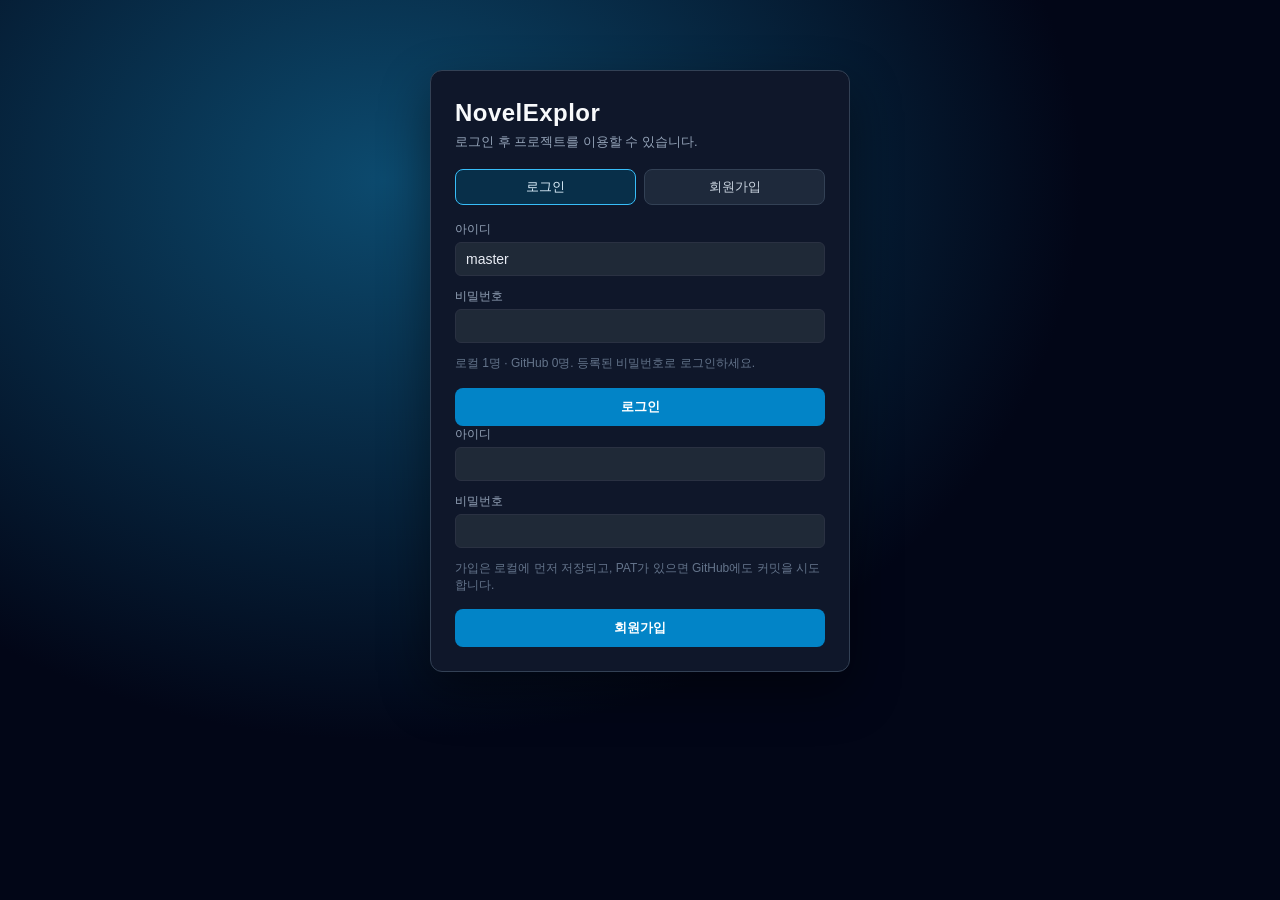
<file: index.html>
<!DOCTYPE html>
<html lang="ko">
<head>
  <meta charset="UTF-8">
  <meta name="viewport" content="width=device-width, initial-scale=1.0, viewport-fit=cover">
  <meta name="description" content="NovelExplor — 인류 생존 프로젝트 복선·스토리·세계관 워크스페이스">
  <meta name="theme-color" content="#0f1219">
  <meta name="mobile-web-app-capable" content="yes">
  <meta name="apple-mobile-web-app-capable" content="yes">
  <meta name="apple-mobile-web-app-status-bar-style" content="black-translucent">
  <meta name="apple-mobile-web-app-title" content="NovelExplor">
  <title>NovelExplor — 복선·스토리 워크스페이스</title>
  <link rel="manifest" href="manifest.webmanifest">
  <link rel="icon" type="image/png" sizes="192x192" href="icons/icon-192.png">
  <link rel="apple-touch-icon" href="icons/apple-touch-icon.png">
  <link rel="stylesheet" href="css/variables.css">
  <link rel="stylesheet" href="css/layout.css">
  <link rel="stylesheet" href="css/components.css">
  <link rel="stylesheet" href="css/themes.css">
</head>
<body data-theme="dark" class="auth-locked">
  <div id="auth-gate" class="auth-gate" hidden aria-label="로그인"></div>
  <div id="app" class="app" aria-hidden="true">
    <aside class="nav-panel" aria-label="메인 메뉴">
      <div class="nav-brand">
        <span class="nav-logo">◈</span>
        <div>
          <strong class="nav-title">NovelExplor</strong>
          <small id="nav-project-name">프로젝트 없음</small>
          <small id="nav-project-access" class="nav-project-access" hidden>(열람만가능)</small>
          <small id="nav-user-badge" class="nav-user-badge">미로그인</small>
          <small id="nav-app-version" class="nav-app-version">APP: 2026-07-16 15:21:16</small>
          <small id="nav-json-version" class="nav-json-version">JSON: 20260716143733_default</small>
          <small id="nav-upload-version" class="nav-upload-version">UPLOAD: 20260713221739</small>
          <small id="nav-github-metrics" class="nav-github-metrics" aria-live="polite">NET: API 0 · RAW 0</small>
          <small id="nav-github-warning" class="nav-github-warning" role="alert" hidden></small>
          <small id="nav-sync-progress" class="nav-sync-progress" hidden></small>
        </div>
      </div>

      <nav class="nav-menu" id="nav-menu">
        <p class="nav-section-label">마스터</p>
        <button class="nav-item active" data-view="master" data-icon="📋">
          <span class="nav-icon">📋</span><span class="nav-label">마스터 DB</span>
        </button>
        <button class="nav-item" data-view="story-bible" data-icon="📖">
          <span class="nav-icon">📖</span><span class="nav-label">Story Bible</span>
        </button>

        <p class="nav-section-label" data-nav-section="project">프로젝트</p>
        <button class="nav-item" data-action="new-project" data-icon="＋" title="새 프로젝트 만들기">
          <span class="nav-icon">＋</span><span class="nav-label">새 프로젝트</span>
        </button>
        <button class="nav-item" data-action="open-project" data-icon="📂" title="동기화 JSON 열기">
          <span class="nav-icon">📂</span><span class="nav-label">프로젝트 열기</span>
        </button>
        <button class="nav-item" data-action="save-project" data-icon="💾" title="DB 저장 + 동기화 파일 기록">
          <span class="nav-icon">💾</span><span class="nav-label">프로젝트 저장</span>
        </button>
        <button class="nav-item" data-action="save-default-project" data-icon="⭐" title="현재 프로젝트를 기본 프로젝트로 지정 (마스터 전용)">
          <span class="nav-icon">⭐</span><span class="nav-label">기본 프로젝트 저장</span>
        </button>
        <button class="nav-item" data-action="manage-project" data-icon="🛡" title="쓰기 권한·GitHub JSON 목록/삭제 (마스터 전용)">
          <span class="nav-icon">🛡</span><span class="nav-label">프로젝트 관리</span>
        </button>

        <p class="nav-section-label">세계관 · 스토리</p>
        <button class="nav-item" data-view="world" data-icon="🌍">
          <span class="nav-icon">🌍</span><span class="nav-label">세계관</span>
        </button>
        <button class="nav-item" data-view="reader" data-icon="📚">
          <span class="nav-icon">📚</span><span class="nav-label">소설 읽기</span>
        </button>
        <button class="nav-item" data-view="story-nav" data-icon="🧭">
          <span class="nav-icon">🧭</span><span class="nav-label">스토리 네비게이터</span>
        </button>

        <p class="nav-section-label">떡밥 · 인물</p>
        <button class="nav-item" data-view="foreshadow" data-icon="🔗">
          <span class="nav-icon">🔗</span><span class="nav-label">떡밥 회수</span>
          <span class="nav-badge" id="badge-foreshadow">0</span>
        </button>
        <button class="nav-item" data-view="character" data-icon="👤">
          <span class="nav-icon">👤</span><span class="nav-label">인물</span>
          <span class="nav-badge" id="badge-character">0</span>
        </button>
        <button class="nav-item" data-view="scene-cuts" data-icon="🎬">
          <span class="nav-icon">🎬</span><span class="nav-label">장면컷</span>
          <span class="nav-badge" id="badge-scene-cuts">0</span>
        </button>

        <p class="nav-section-label">시각화</p>
        <button class="nav-item" data-view="graph-foreshadow" data-icon="🕸">
          <span class="nav-icon">🕸</span><span class="nav-label">복선 그래프</span>
        </button>
        <button class="nav-item" data-view="graph-character" data-icon="🔀">
          <span class="nav-icon">🔀</span><span class="nav-label">인물 관계도</span>
        </button>
        <button class="nav-item" data-view="graph-timeline" data-icon="📊">
          <span class="nav-icon">📊</span><span class="nav-label">멀티버스</span>
        </button>

        <p class="nav-section-label">도구</p>
        <button class="nav-item" data-view="editor" data-icon="✏️">
          <span class="nav-icon">✏️</span><span class="nav-label">에디터</span>
        </button>
        <button class="nav-item" data-action="analyze-foreshadow" data-icon="✨">
          <span class="nav-icon">✨</span><span class="nav-label">복선 분석</span>
        </button>
        <button class="nav-item" data-action="story-sync" data-icon="🔄" title="ST→인물·관계·타임라인·네비 동기화">
          <span class="nav-icon">🔄</span><span class="nav-label">스토리 동기화</span>
        </button>
        <button class="nav-item" data-view="settings" data-icon="⚙️">
          <span class="nav-icon">⚙️</span><span class="nav-label">설정</span>
        </button>
      </nav>

      <div class="nav-footer">
        <button class="nav-item nav-item-sm" data-action="toggle-theme" title="테마 전환">🌓</button>
        <button class="nav-item nav-item-sm" data-action="save" title="저장">💾</button>
        <button class="nav-item nav-item-sm" data-action="logout" title="로그아웃">🚪</button>
        <button class="nav-item nav-item-sm" data-action="about" title="정보">ℹ️</button>
      </div>
    </aside>

    <main class="canvas-panel" aria-label="메인 작업공간">
      <header class="canvas-toolbar">
        <div class="canvas-toolbar-left">
          <div class="canvas-title-group">
            <h1 id="canvas-title" class="canvas-title">마스터 DB</h1>
            <span id="canvas-subtitle" class="canvas-subtitle"></span>
          </div>
          <div id="wallpaper-controls" class="wallpaper-controls" hidden>
            <button type="button" class="btn-sm" data-action="wallpaper-upload" title="배경 이미지 등록">🖼 배경월페이퍼</button>
            <label class="wp-gauge" title="채도">
              <span class="wp-gauge-label">채도</span>
              <input type="range" id="wp-saturation" min="0" max="200" value="100" aria-label="월페이퍼 채도">
              <span id="wp-saturation-val" class="wp-gauge-val">100%</span>
            </label>
            <label class="wp-gauge" title="알파값">
              <span class="wp-gauge-label">알파</span>
              <input type="range" id="wp-alpha" min="0" max="100" value="45" aria-label="월페이퍼 알파">
              <span id="wp-alpha-val" class="wp-gauge-val">45%</span>
            </label>
            <label class="wp-gauge" title="크기">
              <span class="wp-gauge-label">크기</span>
              <input type="range" id="wp-size" min="30" max="200" value="100" aria-label="월페이퍼 크기">
              <span id="wp-size-val" class="wp-gauge-val">100%</span>
            </label>
            <label class="wp-gauge" title="세로 위치 (0% 상단 · 100% 하단)">
              <span class="wp-gauge-label">Y좌표</span>
              <input type="range" id="wp-position-y" min="0" max="100" value="50" aria-label="월페이퍼 세로 위치">
              <span id="wp-position-y-val" class="wp-gauge-val">50%</span>
            </label>
          </div>
          <div id="character-controls" class="character-controls" hidden>
            <button type="button" class="btn-sm" data-action="character-add"
                    title="새 인물을 직접 추가">＋ 인물 추가</button>
            <button type="button" class="btn-sm char-btn-danger" data-action="character-delete"
                    title="선택한 인물 삭제">🗑 인물 삭제</button>
            <button type="button" class="btn-sm" data-action="character-autoadd"
                    title="EP 문서를 검색해 등장인물을 자동 추가">👥 인물 자동추가</button>
            <span id="graph-relation-controls" class="graph-relation-controls" hidden>
              <button type="button" class="btn-sm" data-action="graph-save-layout"
                      title="현재 인물 카드 좌표 저장">💾 위치 저장</button>
              <button type="button" class="btn-sm" data-action="graph-add-link"
                      title="두 인물 카드를 클릭해 관계선 추가">🔗 줄 추가</button>
              <button type="button" class="btn-sm" data-action="graph-edit-link"
                      title="관계선을 클릭해 유형·두께·설명 변경">✏️ 줄 변경</button>
            </span>
          </div>
          <div id="story-nav-controls" class="story-nav-controls" hidden>
            <button type="button" class="btn-sm" data-action="open-story-nav"
                    title="에피소드 네비게이터">🧭 네비</button>
            <button type="button" class="btn-sm" data-action="open-timeline"
                    title="이벤트·년월일 타임라인">📅 타임라인</button>
            <button type="button" class="btn-sm" data-action="story-nav-sync"
                    title="ST→EP 동기화 및 에피소드 요약 갱신">🔄 네비 업데이트</button>
            <button type="button" class="btn-sm" data-action="timeline-sync"
                    title="스토리 키워드 사건으로 타임라인 갱신">🔄 타임라인 업데이트</button>
          </div>
        </div>
        <div class="canvas-toolbar-right">
          <input type="search" id="global-search" class="search-input" placeholder="검색..." aria-label="전역 검색">
          <button class="btn-sm" data-action="undo" title="실행 취소">↩</button>
          <button class="btn-sm" data-action="redo" title="다시 실행">↪</button>
          <button class="btn-sm" data-action="find" title="찾기">🔍</button>
          <select id="graph-filter" class="graph-filter" hidden>
            <option value="all">전체</option>
            <option value="OPEN">미회수</option>
            <option value="PROGRESS">진행중</option>
            <option value="RESOLVED">회수됨</option>
          </select>
        </div>
      </header>

      <div class="canvas-body">
        <div id="canvas-wallpaper-layer" class="canvas-wallpaper-layer" hidden aria-hidden="true"></div>
        <div id="graph-layer" class="graph-layer" hidden>
          <canvas id="main-canvas" class="main-canvas"></canvas>
          <div class="graph-controls">
            <button class="btn-sm" data-action="graph-zoom-in">＋</button>
            <button class="btn-sm" data-action="graph-zoom-out">－</button>
            <button class="btn-sm" data-action="graph-reset">⟲</button>
          </div>
          <div id="graph-legend" class="graph-legend"></div>
        </div>

        <div id="workspace-layer" class="workspace-layer">
          <div id="view-story-nav" class="workspace-view" hidden>
            <div class="split-pane">
              <div class="split-list" id="episode-list"></div>
              <div class="split-main">
                <div class="editor-toolbar">
                  <span id="editor-filename" class="editor-filename">에피소드를 선택하세요</span>
                  <button class="btn-sm" data-action="add-foreshadow">복선 등록</button>
                </div>
                <div class="editor-wrap">
                  <div id="line-numbers" class="line-numbers" aria-hidden="true">1</div>
                  <textarea id="editor" class="editor-textarea" spellcheck="false"></textarea>
                </div>
              </div>
            </div>
          </div>

          <div id="view-reader" class="workspace-view" hidden>
            <div class="reader-nav">
              <button class="btn-sm" data-action="prev-episode">◀ 이전화</button>
              <select id="reader-episode-select" class="reader-story-select" aria-label="소설 선택"></select>
              <button class="btn-sm" data-action="next-episode">다음화 ▶</button>
              <button class="btn-sm btn-danger" data-action="delete-story" title="현재 소설 삭제">삭제</button>
              <button class="btn-sm btn-danger" data-action="delete-all-stories" title="등록된 소설 전체 삭제">전체 삭제</button>
              <button type="button" class="btn-sm" data-action="edit-story-content" title="소설 본문 수정">✏ 내용 수정</button>
              <button type="button" class="btn-sm" data-action="save-story-content" title="수정 저장" hidden>저장</button>
              <button type="button" class="btn-sm" data-action="cancel-story-content" title="수정 취소" hidden>취소</button>
              <span class="reader-nav-divider" aria-hidden="true"></span>
              <label class="tts-voice-field" title="TTS Voice">
                <span class="tts-voice-label">Voice</span>
                <select id="tts-voice-select" class="tts-voice-select" aria-label="TTS Voice 선택"></select>
              </label>
              <button class="btn-sm" data-action="tts-voice-refresh" title="Voice 목록 새로고침">⟳</button>
              <button class="btn-sm" data-action="tts-play" title="현재 소설 음성 읽기">🔊 재생</button>
              <button class="btn-sm" data-action="tts-test" title="모든 Voice를 1초씩 테스트 후 정상만 표시">테스트 음성</button>
              <button class="btn-sm" data-action="tts-pause" title="일시정지" hidden disabled>⏸ 일시정지</button>
              <button class="btn-sm" data-action="tts-next" title="다음 구간으로 건너뛰기" hidden disabled>▶ 다음줄</button>
              <button class="btn-sm" data-action="tts-stop" title="읽기 정지" disabled>⏹ 정지</button>
              <button class="btn-sm" data-action="tts-debug-toggle" title="TTS Debug">Debug</button>
              <span id="reader-tts-status" class="reader-tts-status" aria-live="polite"></span>
              <span id="tts-browser-hint" class="tts-browser-hint" hidden></span>
              <label class="reader-option">
                <input type="range" id="reader-font-size" min="14" max="24" value="17"> 글꼴
              </label>
            </div>
            <div id="tts-debug-panel" class="tts-debug-panel" hidden></div>
            <article id="reader-content" class="reader-content"></article>
          </div>

          <div id="view-scene-cuts" class="workspace-view" hidden>
            <div class="scene-cut-layout">
              <aside class="scene-cut-sidebar" aria-label="장면컷 목록">
                <header class="scene-cut-toolbar">
                  <strong>장면컷</strong>
                  <span id="scene-cut-count" class="scene-cut-count">0</span>
                  <button type="button" class="btn-primary" data-action="scene-cut-add">＋ 신규 생성</button>
                  <button type="button" class="btn-sm btn-danger" data-action="scene-cut-delete" disabled>🗑 삭제</button>
                </header>
                <div id="scene-cut-list" class="scene-cut-list" role="listbox" aria-label="장면컷 이미지 목록"></div>
              </aside>
              <main id="scene-cut-detail" class="scene-cut-detail" aria-live="polite">
                <div class="scene-cut-empty">
                  <span class="scene-cut-empty-icon">🎬</span>
                  <strong>장면컷을 선택하세요</strong>
                  <p>목록에서 장면컷을 클릭하면 이미지와 상세 설명을 확인할 수 있습니다.</p>
                </div>
              </main>
            </div>
          </div>

          <div id="view-list" class="workspace-view">
            <div id="list-content" class="list-content"></div>
          </div>

          <!-- 섹션 XML 캔버스: 뷰마다 다른 XML (예: reader≠character) -->
          <div id="view-xml-section" class="workspace-view" hidden>
            <div id="xml-section-root" class="xml-section-root"></div>
          </div>

          <div id="view-inspector-drawer" class="inspector-drawer" hidden>
            <div class="inspector-drawer-header">
              <strong>속성</strong>
              <button class="icon-btn" data-action="close-inspector">✕</button>
            </div>
            <div id="inspector-content" class="inspector-content"></div>
          </div>
        </div>

        <aside id="character-panel" class="character-panel" hidden aria-label="캐릭터 상세">
          <header class="char-panel-header">
            <strong id="char-panel-name">캐릭터</strong>
            <div class="char-panel-actions">
              <button type="button" class="btn-sm" data-action="char-edit" title="인물 정보 수정">✏ 수정</button>
              <button type="button" class="btn-sm char-btn-danger" data-action="char-delete" title="인물 삭제">🗑 삭제</button>
              <button class="icon-btn" data-action="close-char-panel" title="닫기">✕</button>
            </div>
          </header>
          <div class="char-panel-body">
            <div class="char-section-label">대표 이미지 <small>(관계도 공유)</small></div>
            <div id="char-avatar-box" class="char-avatar-box" tabindex="0" title="클릭 → 원본 보기 / 드래그 앤 드롭으로 등록">
              <img id="char-avatar-img" class="char-avatar-img" alt="대표 이미지" hidden>
              <div id="char-avatar-empty" class="char-avatar-empty">
                <span class="char-avatar-empty-icon">🖼</span>
                <span>이미지를 끌어다 놓거나<br>클릭해서 등록</span>
              </div>
              <div class="char-avatar-draghint">여기에 놓기</div>
            </div>
            <div id="char-avatar-actions" class="char-avatar-actions" hidden>
              <button type="button" class="btn-sm" data-action="char-avatar-register">📁 대표 등록</button>
              <button type="button" class="btn-sm char-btn-danger" data-action="char-avatar-delete">🗑 삭제</button>
            </div>

            <div class="char-section-label">
              이미지 갤러리 <small id="char-gallery-count"></small>
              <button type="button" class="btn-sm char-gallery-add" data-action="char-images-add">＋ 이미지 추가</button>
            </div>
            <div id="char-gallery" class="char-gallery"></div>

            <div id="char-panel-info" class="char-panel-info">
              <dl id="char-panel-desc" class="char-panel-desc"></dl>
              <form id="char-panel-form" class="char-panel-form" hidden>
                <label class="char-form-field">
                  <span class="char-form-label">이름</span>
                  <input type="text" id="char-edit-name" class="char-form-input" maxlength="40" required>
                </label>
                <label class="char-form-field">
                  <span class="char-form-label">종족</span>
                  <input type="text" id="char-edit-race" class="char-form-input" maxlength="30" placeholder="예: 인간, AI">
                </label>
                <label class="char-form-field">
                  <span class="char-form-label">성별</span>
                  <select id="char-edit-gender" class="char-form-input">
                    <option value="">—</option>
                    <option value="M">남</option>
                    <option value="F">여</option>
                    <option value="O">기타</option>
                  </select>
                </label>
                <label class="char-form-field">
                  <span class="char-form-label">나이</span>
                  <input type="number" id="char-edit-age" class="char-form-input" min="0" max="999" placeholder="0">
                </label>
                <label class="char-form-field">
                  <span class="char-form-label">직업</span>
                  <input type="text" id="char-edit-occupation" class="char-form-input" maxlength="40">
                </label>
                <label class="char-form-field">
                  <span class="char-form-label">상태</span>
                  <select id="char-edit-status" class="char-form-input">
                    <option value="Alive">생존</option>
                    <option value="Dead">사망</option>
                    <option value="Unknown">불명</option>
                  </select>
                </label>
                <div class="char-form-row">
                  <label class="char-form-field">
                    <span class="char-form-label">첫 등장 EP</span>
                    <input type="number" id="char-edit-first-ep" class="char-form-input" min="0" max="9999">
                  </label>
                  <label class="char-form-field">
                    <span class="char-form-label">마지막 EP</span>
                    <input type="number" id="char-edit-last-ep" class="char-form-input" min="0" max="9999">
                  </label>
                </div>
                <label class="char-form-field">
                  <span class="char-form-label">설명</span>
                  <textarea id="char-edit-desc" class="char-form-input" rows="4"></textarea>
                </label>
                <div class="char-form-actions">
                  <button type="button" class="btn-sm" data-action="char-edit-save">저장</button>
                  <button type="button" class="btn-sm" data-action="char-edit-cancel">취소</button>
                </div>
              </form>
            </div>
          </div>
        </aside>
      </div>

      <footer class="canvas-status" role="status">
        <span id="status-project">—</span>
        <span id="status-save">저장됨</span>
        <span id="status-cursor">Ln 1, Col 1</span>
        <span id="status-words">0 단어</span>
        <span id="status-graph" class="status-graph"></span>
      </footer>
    </main>

    <aside class="upload-panel" aria-label="파일 업로드">
      <div class="upload-header">
        <h2>파일</h2>
      </div>

      <div id="drop-zone" class="drop-zone">
        <span class="drop-icon">⬆</span>
        <p>파일을 끌어다 놓으세요</p>
        <small>최대 100개 · 다중 선택 가능</small>
        <small>NovelMD: 00_MASTER.md ~ 05_TIMELINE.md</small>
        <small>시드 호환: 99_Master_DB.md, 01_Characters.md …</small>
        <small>소설: ST*.md · TXT</small>
        <small>에피소드: EP*.md</small>
        <p id="drop-char-hint" class="drop-char-hint" hidden></p>
      </div>

      <div class="upload-actions">
        <button class="upload-btn" data-import="txt">📄 TXT</button>
        <button class="upload-btn" data-import="md">📝 MD</button>
        <button class="upload-btn" data-import="json">📦 JSON</button>
        <button class="upload-btn" data-import="zip">🗜 ZIP</button>
        <button type="button" class="upload-btn full" data-action="story-sync"
          title="ST 기준으로 인물·관계도·타임라인·네비 동기화 (복선 제외)">🔄 스토리 동기화</button>
      </div>

      <div class="upload-section">
        <h3>보내기</h3>
        <button class="upload-btn full" data-action="export-json">NovelMD JSON</button>
        <button class="upload-btn full" data-action="export-md" disabled title="STEP 2 예정">Novel_Master.zip</button>
      </div>

      <div class="upload-section">
        <h3>GitHub</h3>
        <p class="local-db-hint">PAT(<code>repo</code>)로 Push/Pull</p>
        <label class="github-field">
          <span class="github-field-label">Token<span id="github-rate-quota" class="github-field-meta"></span></span>
          <input type="password" id="github-token" class="github-input" placeholder="ghp_..." autocomplete="off">
        </label>
        <label class="github-field">
          <span>Owner</span>
          <input type="text" id="github-owner" class="github-input">
        </label>
        <label class="github-field">
          <span>Repo</span>
          <input type="text" id="github-repo" class="github-input">
        </label>
        <label class="github-field">
          <span class="github-field-label">Branch<span id="github-rate-reset" class="github-field-meta"></span></span>
          <input type="text" id="github-branch" class="github-input" value="main">
        </label>
        <button type="button" class="upload-btn full" data-action="github-save">GitHub 설정 저장</button>
        <button type="button" class="upload-btn full" data-action="github-test">연결 테스트</button>
        <button type="button" class="upload-btn full" data-action="github-sync-now">지금 GitHub Push</button>
        <button type="button" class="upload-btn full" data-action="github-pull">GitHub에서 Pull</button>
        <p id="github-status" class="backup-status">미연결</p>
      </div>

      <div class="upload-section">
        <h3>최근 Import</h3>
        <ul id="import-log" class="import-log">
          <li class="import-log-empty">아직 없음</li>
        </ul>
      </div>

      <div class="upload-section upload-info">
        <h3>Workspace</h3>
        <dl id="workspace-info" class="workspace-info">
          <dt>소설 (ST)</dt><dd id="info-stories">0</dd>
          <dt>에피소드 (EP)</dt><dd id="info-episodes">0</dd>
          <dt>복선</dt><dd id="info-foreshadows">0</dd>
          <dt>인물</dt><dd id="info-characters">0</dd>
        </dl>
        <p id="backup-status" class="backup-status">최근 동기화: —</p>
      </div>
    </aside>
  </div>

  <dialog id="dialog" class="app-dialog">
    <form method="dialog" class="dialog-form">
      <h3 id="dialog-title"></h3>
      <div id="dialog-body" class="dialog-body"></div>
      <div class="dialog-actions">
        <button type="button" id="dialog-cancel" class="btn-secondary">취소</button>
        <button type="submit" id="dialog-confirm" class="btn-primary">확인</button>
      </div>
    </form>
  </dialog>

  <input type="file" id="import-file" accept=".json,.txt,.md,.zip" multiple hidden>
  <input type="file" id="backup-file" accept=".json,application/json" hidden>
  <input type="file" id="wallpaper-file" accept="image/*" hidden>
  <input type="file" id="character-avatar-file" accept="image/*" hidden>
  <input type="file" id="character-images-file" accept="image/*" multiple hidden>

  <div id="image-lightbox" class="image-lightbox" hidden>
    <button class="image-lightbox-close" data-action="close-lightbox" title="닫기">✕</button>
    <img id="image-lightbox-img" class="image-lightbox-img" alt="원본 이미지">
  </div>

  <script type="module" src="js/main.js"></script>
</body>
</html>
</file>
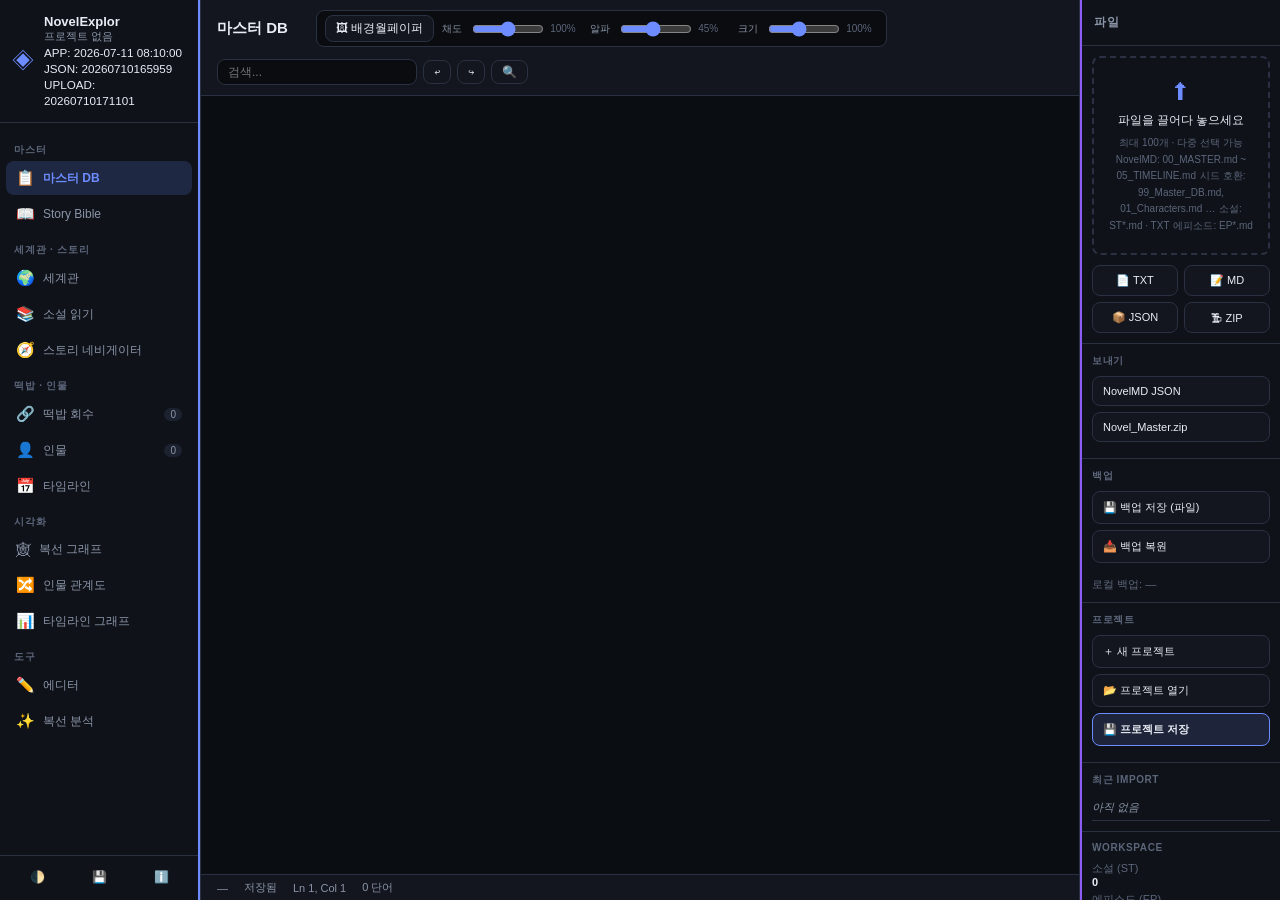
<file: foreshadow-engine/index.html>
<!DOCTYPE html>
<html lang="ko">
<head>
  <meta charset="UTF-8">
  <meta name="viewport" content="width=device-width, initial-scale=1.0">
  <meta name="description" content="NovelExplor — 인류 생존 프로젝트 복선·스토리·세계관 워크스페이스">
  <title>NovelExplor — 복선·스토리 워크스페이스</title>
  <link rel="stylesheet" href="css/variables.css">
  <link rel="stylesheet" href="css/layout.css">
  <link rel="stylesheet" href="css/components.css">
  <link rel="stylesheet" href="css/themes.css">
</head>
<body data-theme="dark">
  <div id="app" class="app">
    <aside class="nav-panel" aria-label="메인 메뉴">
      <div class="nav-brand">
        <span class="nav-logo">◈</span>
        <div>
          <strong class="nav-title">NovelExplor</strong>
          <small id="nav-project-name">프로젝트 없음</small>
          <small id="nav-app-version" class="nav-app-version">APP: 2026-07-11 08:10:00</small>
          <small id="nav-json-version" class="nav-json-version">JSON: 20260710165959</small>
          <small id="nav-upload-version" class="nav-upload-version">UPLOAD: 20260710171101</small>
          <small id="nav-sync-progress" class="nav-sync-progress" hidden></small>
        </div>
      </div>

      <nav class="nav-menu" id="nav-menu">
        <p class="nav-section-label">마스터</p>
        <button class="nav-item active" data-view="master" data-icon="📋">
          <span class="nav-icon">📋</span><span class="nav-label">마스터 DB</span>
        </button>
        <button class="nav-item" data-view="story-bible" data-icon="📖">
          <span class="nav-icon">📖</span><span class="nav-label">Story Bible</span>
        </button>

        <p class="nav-section-label">세계관 · 스토리</p>
        <button class="nav-item" data-view="world" data-icon="🌍">
          <span class="nav-icon">🌍</span><span class="nav-label">세계관</span>
        </button>
        <button class="nav-item" data-view="reader" data-icon="📚">
          <span class="nav-icon">📚</span><span class="nav-label">소설 읽기</span>
        </button>
        <button class="nav-item" data-view="story-nav" data-icon="🧭">
          <span class="nav-icon">🧭</span><span class="nav-label">스토리 네비게이터</span>
        </button>

        <p class="nav-section-label">떡밥 · 인물</p>
        <button class="nav-item" data-view="foreshadow" data-icon="🔗">
          <span class="nav-icon">🔗</span><span class="nav-label">떡밥 회수</span>
          <span class="nav-badge" id="badge-foreshadow">0</span>
        </button>
        <button class="nav-item" data-view="character" data-icon="👤">
          <span class="nav-icon">👤</span><span class="nav-label">인물</span>
          <span class="nav-badge" id="badge-character">0</span>
        </button>
        <button class="nav-item" data-view="timeline" data-icon="📅">
          <span class="nav-icon">📅</span><span class="nav-label">타임라인</span>
        </button>

        <p class="nav-section-label">시각화</p>
        <button class="nav-item" data-view="graph-foreshadow" data-icon="🕸">
          <span class="nav-icon">🕸</span><span class="nav-label">복선 그래프</span>
        </button>
        <button class="nav-item" data-view="graph-character" data-icon="🔀">
          <span class="nav-icon">🔀</span><span class="nav-label">인물 관계도</span>
        </button>
        <button class="nav-item" data-view="graph-timeline" data-icon="📊">
          <span class="nav-icon">📊</span><span class="nav-label">타임라인 그래프</span>
        </button>

        <p class="nav-section-label">도구</p>
        <button class="nav-item" data-view="editor" data-icon="✏️">
          <span class="nav-icon">✏️</span><span class="nav-label">에디터</span>
        </button>
        <button class="nav-item" data-action="analyze-foreshadow" data-icon="✨">
          <span class="nav-icon">✨</span><span class="nav-label">복선 분석</span>
        </button>
      </nav>

      <div class="nav-footer">
        <button class="nav-item nav-item-sm" data-action="toggle-theme" title="테마 전환">🌓</button>
        <button class="nav-item nav-item-sm" data-action="save" title="저장">💾</button>
        <button class="nav-item nav-item-sm" data-action="about" title="정보">ℹ️</button>
      </div>
    </aside>

    <main class="canvas-panel" aria-label="메인 작업공간">
      <header class="canvas-toolbar">
        <div class="canvas-toolbar-left">
          <div class="canvas-title-group">
            <h1 id="canvas-title" class="canvas-title">마스터 DB</h1>
            <span id="canvas-subtitle" class="canvas-subtitle"></span>
          </div>
          <div id="wallpaper-controls" class="wallpaper-controls" hidden>
            <button type="button" class="btn-sm" data-action="wallpaper-upload" title="배경 이미지 등록">🖼 배경월페이퍼</button>
            <label class="wp-gauge" title="채도">
              <span class="wp-gauge-label">채도</span>
              <input type="range" id="wp-saturation" min="0" max="200" value="100" aria-label="월페이퍼 채도">
              <span id="wp-saturation-val" class="wp-gauge-val">100%</span>
            </label>
            <label class="wp-gauge" title="알파값">
              <span class="wp-gauge-label">알파</span>
              <input type="range" id="wp-alpha" min="0" max="100" value="45" aria-label="월페이퍼 알파">
              <span id="wp-alpha-val" class="wp-gauge-val">45%</span>
            </label>
            <label class="wp-gauge" title="크기">
              <span class="wp-gauge-label">크기</span>
              <input type="range" id="wp-size" min="30" max="200" value="100" aria-label="월페이퍼 크기">
              <span id="wp-size-val" class="wp-gauge-val">100%</span>
            </label>
          </div>
          <div id="character-controls" class="character-controls" hidden>
            <button type="button" class="btn-sm" data-action="character-add"
                    title="새 인물을 직접 추가">＋ 인물 추가</button>
            <button type="button" class="btn-sm char-btn-danger" data-action="character-delete"
                    title="선택한 인물 삭제">🗑 인물 삭제</button>
            <button type="button" class="btn-sm" data-action="character-autoadd"
                    title="EP 문서를 검색해 등장인물을 자동 추가">👥 인물 자동추가</button>
          </div>
        </div>
        <div class="canvas-toolbar-right">
          <input type="search" id="global-search" class="search-input" placeholder="검색..." aria-label="전역 검색">
          <button class="btn-sm" data-action="undo" title="실행 취소">↩</button>
          <button class="btn-sm" data-action="redo" title="다시 실행">↪</button>
          <button class="btn-sm" data-action="find" title="찾기">🔍</button>
          <select id="graph-filter" class="graph-filter" hidden>
            <option value="all">전체</option>
            <option value="OPEN">미회수</option>
            <option value="PROGRESS">진행중</option>
            <option value="RESOLVED">회수됨</option>
          </select>
        </div>
      </header>

      <div class="canvas-body">
        <div id="canvas-wallpaper-layer" class="canvas-wallpaper-layer" hidden aria-hidden="true"></div>
        <div id="graph-layer" class="graph-layer" hidden>
          <canvas id="main-canvas" class="main-canvas"></canvas>
          <div class="graph-controls">
            <button class="btn-sm" data-action="graph-zoom-in">＋</button>
            <button class="btn-sm" data-action="graph-zoom-out">－</button>
            <button class="btn-sm" data-action="graph-reset">⟲</button>
          </div>
          <div id="graph-legend" class="graph-legend"></div>
        </div>

        <div id="workspace-layer" class="workspace-layer">
          <div id="view-story-nav" class="workspace-view" hidden>
            <div class="split-pane">
              <div class="split-list" id="episode-list"></div>
              <div class="split-main">
                <div class="editor-toolbar">
                  <span id="editor-filename" class="editor-filename">에피소드를 선택하세요</span>
                  <button class="btn-sm" data-action="add-foreshadow">복선 등록</button>
                </div>
                <div class="editor-wrap">
                  <div id="line-numbers" class="line-numbers" aria-hidden="true">1</div>
                  <textarea id="editor" class="editor-textarea" spellcheck="false"></textarea>
                </div>
              </div>
            </div>
          </div>

          <div id="view-reader" class="workspace-view" hidden>
            <div class="reader-nav">
              <button class="btn-sm" data-action="prev-episode">◀ 이전화</button>
              <select id="reader-episode-select" class="reader-story-select" aria-label="소설 선택"></select>
              <button class="btn-sm" data-action="next-episode">다음화 ▶</button>
              <button class="btn-sm btn-danger" data-action="delete-story" title="현재 소설 삭제">삭제</button>
              <button class="btn-sm btn-danger" data-action="delete-all-stories" title="등록된 소설 전체 삭제">전체 삭제</button>
              <label class="reader-option">
                <input type="range" id="reader-font-size" min="14" max="24" value="17"> 글꼴
              </label>
            </div>
            <article id="reader-content" class="reader-content"></article>
          </div>

          <div id="view-list" class="workspace-view">
            <div id="list-content" class="list-content"></div>
          </div>

          <div id="view-inspector-drawer" class="inspector-drawer" hidden>
            <div class="inspector-drawer-header">
              <strong>속성</strong>
              <button class="icon-btn" data-action="close-inspector">✕</button>
            </div>
            <div id="inspector-content" class="inspector-content"></div>
          </div>
        </div>

        <aside id="character-panel" class="character-panel" hidden aria-label="캐릭터 상세">
          <header class="char-panel-header">
            <strong id="char-panel-name">캐릭터</strong>
            <div class="char-panel-actions">
              <button type="button" class="btn-sm" data-action="char-edit" title="인물 정보 수정">✏ 수정</button>
              <button type="button" class="btn-sm char-btn-danger" data-action="char-delete" title="인물 삭제">🗑 삭제</button>
              <button class="icon-btn" data-action="close-char-panel" title="닫기">✕</button>
            </div>
          </header>
          <div class="char-panel-body">
            <div class="char-section-label">대표 이미지 <small>(관계도 공유)</small></div>
            <div id="char-avatar-box" class="char-avatar-box" tabindex="0" title="클릭 → 원본 보기 / 드래그 앤 드롭으로 등록">
              <img id="char-avatar-img" class="char-avatar-img" alt="대표 이미지" hidden>
              <div id="char-avatar-empty" class="char-avatar-empty">
                <span class="char-avatar-empty-icon">🖼</span>
                <span>이미지를 끌어다 놓거나<br>클릭해서 등록</span>
              </div>
              <div class="char-avatar-draghint">여기에 놓기</div>
            </div>
            <div id="char-avatar-actions" class="char-avatar-actions" hidden>
              <button type="button" class="btn-sm" data-action="char-avatar-register">📁 대표 등록</button>
              <button type="button" class="btn-sm char-btn-danger" data-action="char-avatar-delete">🗑 삭제</button>
            </div>

            <div class="char-section-label">
              이미지 갤러리 <small id="char-gallery-count"></small>
              <button type="button" class="btn-sm char-gallery-add" data-action="char-images-add">＋ 이미지 추가</button>
            </div>
            <div id="char-gallery" class="char-gallery"></div>

            <div id="char-panel-info" class="char-panel-info">
              <dl id="char-panel-desc" class="char-panel-desc"></dl>
              <form id="char-panel-form" class="char-panel-form" hidden>
                <label class="char-form-field">
                  <span class="char-form-label">이름</span>
                  <input type="text" id="char-edit-name" class="char-form-input" maxlength="40" required>
                </label>
                <label class="char-form-field">
                  <span class="char-form-label">종족</span>
                  <input type="text" id="char-edit-race" class="char-form-input" maxlength="30" placeholder="예: 인간, AI">
                </label>
                <label class="char-form-field">
                  <span class="char-form-label">성별</span>
                  <select id="char-edit-gender" class="char-form-input">
                    <option value="">—</option>
                    <option value="M">남</option>
                    <option value="F">여</option>
                    <option value="O">기타</option>
                  </select>
                </label>
                <label class="char-form-field">
                  <span class="char-form-label">나이</span>
                  <input type="number" id="char-edit-age" class="char-form-input" min="0" max="999" placeholder="0">
                </label>
                <label class="char-form-field">
                  <span class="char-form-label">직업</span>
                  <input type="text" id="char-edit-occupation" class="char-form-input" maxlength="40">
                </label>
                <label class="char-form-field">
                  <span class="char-form-label">상태</span>
                  <select id="char-edit-status" class="char-form-input">
                    <option value="Alive">생존</option>
                    <option value="Dead">사망</option>
                    <option value="Unknown">불명</option>
                  </select>
                </label>
                <div class="char-form-row">
                  <label class="char-form-field">
                    <span class="char-form-label">첫 등장 EP</span>
                    <input type="number" id="char-edit-first-ep" class="char-form-input" min="0" max="9999">
                  </label>
                  <label class="char-form-field">
                    <span class="char-form-label">마지막 EP</span>
                    <input type="number" id="char-edit-last-ep" class="char-form-input" min="0" max="9999">
                  </label>
                </div>
                <label class="char-form-field">
                  <span class="char-form-label">설명</span>
                  <textarea id="char-edit-desc" class="char-form-input" rows="4"></textarea>
                </label>
                <div class="char-form-actions">
                  <button type="button" class="btn-sm" data-action="char-edit-save">저장</button>
                  <button type="button" class="btn-sm" data-action="char-edit-cancel">취소</button>
                </div>
              </form>
            </div>
          </div>
        </aside>
      </div>

      <footer class="canvas-status" role="status">
        <span id="status-project">—</span>
        <span id="status-save">저장됨</span>
        <span id="status-cursor">Ln 1, Col 1</span>
        <span id="status-words">0 단어</span>
        <span id="status-graph" class="status-graph"></span>
      </footer>
    </main>

    <aside class="upload-panel" aria-label="파일 업로드">
      <div class="upload-header">
        <h2>파일</h2>
      </div>

      <div id="drop-zone" class="drop-zone">
        <span class="drop-icon">⬆</span>
        <p>파일을 끌어다 놓으세요</p>
        <small>최대 100개 · 다중 선택 가능</small>
        <small>NovelMD: 00_MASTER.md ~ 05_TIMELINE.md</small>
        <small>시드 호환: 99_Master_DB.md, 01_Characters.md …</small>
        <small>소설: ST*.md · TXT</small>
        <small>에피소드: EP*.md</small>
        <p id="drop-char-hint" class="drop-char-hint" hidden></p>
      </div>

      <div class="upload-actions">
        <button class="upload-btn" data-import="txt">📄 TXT</button>
        <button class="upload-btn" data-import="md">📝 MD</button>
        <button class="upload-btn" data-import="json">📦 JSON</button>
        <button class="upload-btn" data-import="zip">🗜 ZIP</button>
      </div>

      <div class="upload-section">
        <h3>보내기</h3>
        <button class="upload-btn full" data-action="export-json">NovelMD JSON</button>
        <button class="upload-btn full" data-action="export-md" disabled title="STEP 2 예정">Novel_Master.zip</button>
      </div>

      <div class="upload-section">
        <h3>백업</h3>
        <button class="upload-btn full" data-action="backup-download">💾 백업 저장 (파일)</button>
        <button class="upload-btn full" data-action="backup-restore">📥 백업 복원</button>
        <p id="backup-status" class="backup-status">로컬 백업: —</p>
      </div>

      <div class="upload-section">
        <h3>프로젝트</h3>
        <button class="upload-btn full" data-action="new-project">＋ 새 프로젝트</button>
        <button class="upload-btn full" data-action="open-project">📂 프로젝트 열기</button>
        <button class="upload-btn full upload-btn-primary" data-action="save-project">💾 프로젝트 저장</button>
      </div>

      <div class="upload-section">
        <h3>최근 Import</h3>
        <ul id="import-log" class="import-log">
          <li class="import-log-empty">아직 없음</li>
        </ul>
      </div>

      <div class="upload-section upload-info">
        <h3>Workspace</h3>
        <dl id="workspace-info" class="workspace-info">
          <dt>소설 (ST)</dt><dd id="info-stories">0</dd>
          <dt>에피소드 (EP)</dt><dd id="info-episodes">0</dd>
          <dt>복선</dt><dd id="info-foreshadows">0</dd>
          <dt>인물</dt><dd id="info-characters">0</dd>
        </dl>
      </div>
    </aside>
  </div>

  <dialog id="dialog" class="app-dialog">
    <form method="dialog" class="dialog-form">
      <h3 id="dialog-title"></h3>
      <div id="dialog-body" class="dialog-body"></div>
      <div class="dialog-actions">
        <button type="button" id="dialog-cancel" class="btn-secondary">취소</button>
        <button type="submit" id="dialog-confirm" class="btn-primary">확인</button>
      </div>
    </form>
  </dialog>

  <input type="file" id="import-file" accept=".json,.txt,.md,.zip" multiple hidden>
  <input type="file" id="backup-file" accept=".json,application/json" hidden>
  <input type="file" id="wallpaper-file" accept="image/*" hidden>
  <input type="file" id="character-avatar-file" accept="image/*" hidden>
  <input type="file" id="character-images-file" accept="image/*" multiple hidden>

  <div id="image-lightbox" class="image-lightbox" hidden>
    <button class="image-lightbox-close" data-action="close-lightbox" title="닫기">✕</button>
    <img id="image-lightbox-img" class="image-lightbox-img" alt="원본 이미지">
  </div>

  <script type="module" src="js/main.js"></script>
</body>
</html>
</file>
<file: css/variables.css>
:root {
  --color-primary: #6c8cff;
  --color-secondary: #8b5cf6;
  --color-success: #34d399;
  --color-warning: #fbbf24;
  --color-danger: #f87171;
  --color-info: #38bdf8;

  --bg-app: #0c0e14;
  --bg-panel: #13161e;
  --bg-nav: #0f1219;
  --bg-hover: #1c2230;
  --bg-input: #0a0c10;
  --bg-canvas: #0a0d12;
  --border: #2a3142;
  --text: #e8ecf4;
  --text-muted: #8b95a8;
  --text-dim: #5c667a;

  --font-ui: "Segoe UI", "Malgun Gothic", sans-serif;
  --font-mono: "Cascadia Code", "Consolas", monospace;
  --font-reader: "Noto Serif KR", Georgia, serif;

  --nav-ratio: 1;
  --canvas-ratio: 8;
  --upload-ratio: 1;
  --status-height: 26px;
  --radius: 8px;
  --shadow: 0 8px 32px rgba(0, 0, 0, 0.45);

  --grade-f: #6b7280;
  --grade-d: #60a5fa;
  --grade-c: #4ade80;
  --grade-b: #facc15;
  --grade-a: #fb923c;
  --grade-s: #c084fc;
  --grade-ss: #f472b6;
  --grade-sss: #f87171;
}

[data-theme="light"] {
  --bg-app: #eef1f6;
  --bg-panel: #ffffff;
  --bg-nav: #f4f6fa;
  --bg-hover: #e8ecf2;
  --bg-input: #ffffff;
  --bg-canvas: #fafbfc;
  --border: #d4dae4;
  --text: #1a2030;
  --text-muted: #5c667a;
  --text-dim: #8b95a8;
}
</file>
<file: css/layout.css>
*,
*::before,
*::after {
  box-sizing: border-box;
}

html,
body {
  margin: 0;
  height: 100%;
  overflow: hidden;
  font-family: var(--font-ui);
  font-size: 14px;
  color: var(--text);
  background: var(--bg-app);
}

/* 1 : 8 : 1 수평 3분할 — 좌우 고정폭으로 항상 표시 */
.app {
  display: grid;
  grid-template-columns: minmax(200px, 10vw) minmax(400px, 1fr) minmax(200px, 10vw);
  width: 100vw;
  height: 100vh;
  overflow: hidden;
}

/* 일반 사용자: 우측 업로드 패널 숨김 → 2열 레이아웃 */
body.role-user .app {
  grid-template-columns: minmax(200px, 10vw) minmax(400px, 1fr);
}

body.role-user .upload-panel {
  display: none !important;
}

.app > * {
  min-height: 0;
  min-width: 0;
}

/* 패널 구분선 강조 */
.nav-panel {
  display: flex;
  flex-direction: column;
  background: var(--bg-nav);
  border-right: 2px solid var(--color-primary);
  overflow: hidden;
  min-width: 200px;
  z-index: 2;
}

.nav-brand {
  display: flex;
  align-items: center;
  gap: 10px;
  padding: 14px 12px;
  border-bottom: 1px solid var(--border);
}

.nav-logo {
  font-size: 22px;
  color: var(--color-primary);
}

.nav-title {
  display: block;
  font-size: 13px;
}

#nav-project-name {
  display: block;
  font-size: 11px;
  color: var(--text-muted);
  white-space: nowrap;
  overflow: hidden;
  text-overflow: ellipsis;
  max-width: 110px;
}

#nav-project-access,
.nav-project-access {
  display: block;
  margin-top: 2px;
  font-size: 11px;
  font-weight: 700;
  color: #ef4444;
  letter-spacing: -0.02em;
}

#nav-project-access[hidden],
.nav-project-access[hidden] {
  display: none !important;
}

.nav-app-version,
.nav-json-version,
.nav-upload-version,
.nav-github-metrics {
  display: block;
  margin-top: 2px;
  font-size: 10px;
  line-height: 1.35;
  color: var(--text-muted, #9ca3af);
  font-variant-numeric: tabular-nums;
  letter-spacing: 0.02em;
  max-width: 140px;
  white-space: nowrap;
  overflow: hidden;
  text-overflow: ellipsis;
}

.nav-app-version {
  color: var(--text-dim, #6b7280);
}

.nav-github-metrics {
  color: #60a5fa;
}

.nav-github-metrics.is-warning {
  color: #f59e0b;
  font-weight: 700;
}

.nav-github-warning {
  display: block;
  margin-top: 3px;
  max-width: 140px;
  color: #f59e0b;
  font-size: 9px;
  line-height: 1.35;
  font-weight: 700;
  white-space: normal;
}

.nav-github-warning[hidden] {
  display: none;
}

.nav-sync-progress {
  display: block;
  margin-top: 3px;
  max-width: 120px;
  font-size: 9px;
  line-height: 1.35;
  color: var(--accent, #60a5fa);
  font-variant-numeric: tabular-nums;
  white-space: nowrap;
  overflow: hidden;
  text-overflow: ellipsis;
}

.nav-sync-progress.is-active {
  color: var(--accent, #60a5fa);
}

.nav-sync-progress.is-error {
  color: var(--danger, #f87171);
  white-space: normal;
}

.nav-menu {
  flex: 1;
  overflow-y: auto;
  padding: 8px 6px;
}

.nav-section-label {
  margin: 12px 8px 4px;
  font-size: 10px;
  font-weight: 700;
  text-transform: uppercase;
  letter-spacing: 0.08em;
  color: var(--text-dim);
}

.nav-item {
  display: flex;
  align-items: center;
  gap: 8px;
  width: 100%;
  padding: 8px 10px;
  margin-bottom: 2px;
  border: none;
  border-radius: var(--radius);
  background: transparent;
  color: var(--text-muted);
  cursor: pointer;
  font-family: inherit;
  font-size: 12px;
  text-align: left;
  transition: background 0.15s, color 0.15s;
}

.nav-item:hover {
  background: var(--bg-hover);
  color: var(--text);
}

.nav-item.active {
  background: color-mix(in srgb, var(--color-primary) 18%, transparent);
  color: var(--color-primary);
  font-weight: 600;
}

.nav-icon {
  font-size: 15px;
  flex-shrink: 0;
}

.nav-label {
  flex: 1;
  white-space: nowrap;
  overflow: hidden;
  text-overflow: ellipsis;
}

.nav-badge {
  font-size: 10px;
  padding: 1px 6px;
  border-radius: 999px;
  background: var(--bg-hover);
  color: var(--text-muted);
}

.nav-item.active .nav-badge {
  background: color-mix(in srgb, var(--color-primary) 30%, transparent);
  color: var(--color-primary);
}

.nav-footer {
  display: flex;
  gap: 4px;
  padding: 8px;
  border-top: 1px solid var(--border);
}

.nav-item-sm {
  flex: 1;
  justify-content: center;
  padding: 6px;
}

/* ── 중앙 Canvas ── */
.canvas-panel {
  display: flex;
  flex-direction: column;
  min-width: 0;
  min-height: 0;
  height: 100%;
  background: var(--bg-canvas);
  border-left: 1px solid var(--border);
  border-right: 1px solid var(--border);
  position: relative;
  overflow: hidden;
}

/* 그래프 모드에서만 워터마크 표시 */
.canvas-panel.canvas-mode-graph::before {
  content: 'CANVAS';
  position: absolute;
  top: 55%;
  left: 50%;
  transform: translate(-50%, -50%);
  font-size: min(120px, 12vw);
  font-weight: 900;
  color: color-mix(in srgb, var(--text) 4%, transparent);
  pointer-events: none;
  z-index: 0;
  letter-spacing: 0.2em;
}

.canvas-toolbar,
.canvas-body,
.canvas-status {
  position: relative;
  z-index: 1;
}

.canvas-toolbar {
  display: flex;
  align-items: center;
  justify-content: space-between;
  gap: 12px;
  padding: 10px 16px;
  background: var(--bg-panel);
  border-bottom: 1px solid var(--border);
  flex-wrap: wrap;
}

.canvas-toolbar-left {
  display: flex;
  align-items: center;
  gap: 12px;
  flex: 1 1 auto;
  min-width: 0;
  flex-wrap: wrap;
}

.canvas-title-group {
  display: flex;
  align-items: baseline;
  flex-wrap: wrap;
  gap: 4px 8px;
}

.wallpaper-controls,
.character-controls,
.story-nav-controls {
  display: flex;
  align-items: center;
  gap: 8px;
  flex-wrap: wrap;
  padding: 4px 8px;
  border: 1px solid var(--border);
  border-radius: var(--radius);
  background: var(--bg-input);
}

.character-controls[hidden],
.story-nav-controls[hidden] {
  display: none;
}

.graph-relation-controls {
  display: inline-flex;
  align-items: center;
  gap: 8px;
}

.graph-relation-controls[hidden] {
  display: none;
}

.btn-sm.is-active {
  border-color: var(--color-primary, #3b82f6);
  background: rgba(59, 130, 246, 0.25);
  color: #fff;
}

.wp-gauge {
  display: inline-flex;
  align-items: center;
  gap: 4px;
  font-size: 10px;
  color: var(--text-muted);
  white-space: nowrap;
}

.wp-gauge-label {
  min-width: 24px;
}

.wp-gauge input[type="range"] {
  width: 72px;
  accent-color: var(--color-primary);
}

.wp-gauge-val {
  min-width: 32px;
  font-size: 10px;
  color: var(--text-dim);
  font-variant-numeric: tabular-nums;
}

.canvas-wallpaper-layer {
  position: absolute;
  inset: 0;
  z-index: 0;
  display: block;
  background-size: cover;
  background-position: center;
  background-repeat: no-repeat;
  pointer-events: none;
}

.canvas-wallpaper-layer[hidden] {
  display: none !important;
}

.canvas-body.has-wallpaper .workspace-layer,
.canvas-body.has-wallpaper .graph-layer {
  background: transparent;
}

.canvas-body.has-wallpaper #view-reader {
  background: transparent;
}

.canvas-body.has-wallpaper .reader-nav {
  background: color-mix(in srgb, var(--bg-panel) 88%, transparent);
}

.reader-content.has-wallpaper-bg {
  background: color-mix(in srgb, var(--bg-canvas) 55%, transparent);
}

.canvas-title {
  margin: 0;
  font-size: 15px;
  font-weight: 600;
}

.canvas-subtitle {
  font-size: 12px;
  color: var(--text-muted);
  margin-left: 8px;
}

.canvas-toolbar-right {
  display: flex;
  align-items: center;
  gap: 6px;
}

.search-input {
  width: min(200px, 25vw);
  padding: 5px 10px;
  border: 1px solid var(--border);
  border-radius: var(--radius);
  background: var(--bg-input);
  color: var(--text);
  font-size: 12px;
}

.graph-filter {
  padding: 4px 8px;
  border: 1px solid var(--border);
  border-radius: var(--radius);
  background: var(--bg-input);
  color: var(--text);
  font-size: 12px;
}

/* canvas-body: 툴바~상태바 사이 전체 높이 사용 */
.canvas-body {
  flex: 1 1 0;
  min-height: 0;
  position: relative;
  overflow: hidden;
}

.workspace-view[hidden],
.graph-layer[hidden],
.inspector-drawer[hidden] {
  display: none !important;
}

/* 워크스페이스: canvas-body 전체를 absolute로 채움 */
.workspace-layer {
  position: absolute;
  inset: 0;
  display: flex;
  flex-direction: column;
  background: var(--bg-app);
  overflow: hidden;
  z-index: 1;
}

/* 그래프만 absolute 오버레이 */
.graph-layer {
  position: absolute;
  top: 0;
  left: 0;
  right: 0;
  bottom: 0;
  overflow: hidden;
  background: var(--bg-canvas);
  z-index: 5;
}

.main-canvas {
  width: 100%;
  height: 100%;
  display: block;
  cursor: grab;
}

.main-canvas:active {
  cursor: grabbing;
}

.graph-controls {
  position: absolute;
  bottom: 16px;
  right: 16px;
  display: flex;
  gap: 4px;
}

.graph-legend {
  position: absolute;
  top: 12px;
  left: 12px;
  background: color-mix(in srgb, var(--bg-panel) 85%, transparent);
  border: 1px solid var(--border);
  border-radius: var(--radius);
  padding: 8px 12px;
  font-size: 11px;
  backdrop-filter: blur(8px);
}

.workspace-view {
  flex: 1 1 0;
  display: flex;
  flex-direction: column;
  min-height: 0;
  height: 100%;
  width: 100%;
  overflow: hidden;
}

#view-reader,
#view-list,
#view-story-nav {
  flex: 1 1 0;
  min-height: 0;
  background: var(--bg-canvas);
}

.split-pane {
  display: grid;
  grid-template-columns: 220px 1fr;
  flex: 1 1 0;
  min-height: 0;
  height: auto;
}

.split-list {
  overflow-y: auto;
  border-right: 1px solid var(--border);
  background: var(--bg-panel);
}

.split-main {
  display: flex;
  flex-direction: column;
  min-height: 0;
}

.editor-wrap {
  display: flex;
  flex: 1;
  min-height: 0;
}

.line-numbers {
  width: 44px;
  padding: 12px 6px;
  text-align: right;
  font-family: var(--font-mono);
  font-size: 11px;
  color: var(--text-dim);
  background: var(--bg-panel);
  border-right: 1px solid var(--border);
  overflow: hidden;
  user-select: none;
  white-space: pre;
  line-height: 1.6;
}

.editor-textarea {
  flex: 1 1 auto;
  min-height: 0;
  height: 100%;
  resize: none;
  border: none;
  outline: none;
  padding: 12px;
  font-family: var(--font-mono);
  font-size: 13px;
  line-height: 1.6;
  background: var(--bg-input);
  color: var(--text);
}

.editor-toolbar,
.reader-nav {
  display: flex;
  align-items: center;
  gap: 8px;
  padding: 8px 12px;
  border-bottom: 1px solid var(--border);
  background: var(--bg-panel);
  flex-shrink: 0;
  position: relative;
  flex-wrap: wrap;
}

.reader-story-select {
  flex: 1 1 200px;
  min-width: 180px;
  max-width: min(520px, 45vw);
  font-size: 12px;
  padding: 5px 8px;
  border: 1px solid var(--border);
  border-radius: var(--radius);
  background: var(--bg-input);
  color: var(--text);
  font-family: inherit;
  cursor: pointer;
}

.reader-story-select:is(:focus, .is-expanded) {
  outline: none;
  border-color: var(--color-primary);
}

.reader-story-select.is-expanded {
  position: absolute;
  left: 12px;
  right: 12px;
  top: 100%;
  z-index: 30;
  max-width: none;
  width: auto;
  max-height: min(320px, 50vh);
  overflow-y: auto;
  box-shadow: var(--shadow);
  border-top-left-radius: 0;
  border-top-right-radius: 0;
}

.reader-story-select option {
  padding: 6px 8px;
}

.editor-filename {
  flex: 1;
  font-size: 12px;
  color: var(--text-muted);
}

.reader-content {
  flex: 1 1 0;
  min-height: 0;
  overflow-y: auto;
  overflow-x: hidden;
  padding: 32px clamp(24px, 5vw, 80px);
  font-family: var(--font-reader);
  font-size: 17px;
  line-height: 1.9;
  width: 100%;
  box-sizing: border-box;
  background: var(--bg-canvas);
}

.reader-option {
  margin-left: auto;
  font-size: 11px;
  color: var(--text-muted);
  display: flex;
  align-items: center;
  gap: 4px;
}

.list-content {
  flex: 1 1 0;
  min-height: 0;
  overflow: auto;
  padding: 16px 20px;
  box-sizing: border-box;
}

.inspector-drawer {
  position: absolute;
  right: 0;
  top: 0;
  bottom: 0;
  width: min(320px, 40%);
  background: var(--bg-panel);
  border-left: 1px solid var(--border);
  box-shadow: var(--shadow);
  display: flex;
  flex-direction: column;
  z-index: 10;
}

.inspector-drawer-header {
  display: flex;
  align-items: center;
  justify-content: space-between;
  padding: 10px 12px;
  border-bottom: 1px solid var(--border);
}

.canvas-status {
  flex-shrink: 0;
  display: flex;
  gap: 16px;
  padding: 4px 16px;
  height: var(--status-height);
  align-items: center;
  font-size: 11px;
  color: var(--text-muted);
  background: var(--bg-panel);
  border-top: 1px solid var(--border);
}

.status-graph {
  margin-left: auto;
}

/* ── 우측 업로드 ── */
.upload-panel {
  display: flex;
  flex-direction: column;
  background: var(--bg-nav);
  border-left: 2px solid var(--color-secondary);
  overflow-y: auto;
  min-width: 200px;
  z-index: 2;
}

.upload-header {
  padding: 14px 12px;
  border-bottom: 1px solid var(--border);
}

.upload-header h2 {
  margin: 0;
  font-size: 12px;
  font-weight: 700;
  text-transform: uppercase;
  letter-spacing: 0.06em;
  color: var(--text-muted);
}

.drop-zone {
  margin: 10px;
  padding: 20px 12px;
  border: 2px dashed var(--border);
  border-radius: var(--radius);
  text-align: center;
  cursor: pointer;
  transition: border-color 0.2s, background 0.2s;
}

.drop-zone:hover,
.drop-zone.drag-over {
  border-color: var(--color-primary);
  background: color-mix(in srgb, var(--color-primary) 8%, transparent);
}

.drop-icon {
  font-size: 24px;
  display: block;
  margin-bottom: 6px;
  color: var(--color-primary);
}

.drop-zone p {
  margin: 0 0 4px;
  font-size: 12px;
}

.drop-zone small {
  color: var(--text-dim);
  font-size: 10px;
}

/* 인물이 선택된 상태 — 이미지 드롭 시 해당 인물에 등록 */
.drop-zone--character {
  border-color: #facc15;
  background: color-mix(in srgb, #facc15 8%, transparent);
}

.drop-char-hint {
  margin: 8px 0 0;
  padding-top: 8px;
  border-top: 1px dashed var(--border);
  font-size: 11px;
  color: #facc15;
  line-height: 1.4;
}

.upload-actions {
  display: grid;
  grid-template-columns: 1fr 1fr;
  gap: 6px;
  padding: 0 10px 10px;
}

.upload-section {
  padding: 10px;
  border-top: 1px solid var(--border);
}

.upload-section h3 {
  margin: 0 0 8px;
  font-size: 10px;
  font-weight: 700;
  text-transform: uppercase;
  letter-spacing: 0.06em;
  color: var(--text-dim);
}

.upload-btn {
  padding: 8px 6px;
  border: 1px solid var(--border);
  border-radius: var(--radius);
  background: var(--bg-panel);
  color: var(--text);
  cursor: pointer;
  font-size: 11px;
  font-family: inherit;
  transition: background 0.15s;
}

.upload-btn:hover {
  background: var(--bg-hover);
}

.upload-btn.full {
  width: 100%;
  margin-bottom: 6px;
  text-align: left;
  padding: 8px 10px;
}

.upload-btn-primary {
  border-color: var(--color-primary);
  background: color-mix(in srgb, var(--color-primary) 12%, var(--bg-panel));
  font-weight: 600;
}

.upload-btn-primary:hover {
  background: color-mix(in srgb, var(--color-primary) 22%, var(--bg-panel));
}

.import-log {
  list-style: none;
  margin: 0;
  padding: 0;
  font-size: 11px;
}

.import-log li {
  padding: 5px 0;
  border-bottom: 1px solid var(--border);
  color: var(--text-muted);
}

.import-log-empty {
  color: var(--text-dim);
  font-style: italic;
}

.backup-status {
  margin: 8px 0 0;
  font-size: 11px;
  color: var(--text-dim);
  line-height: 1.4;
}

.local-db-hint {
  margin: 0 0 8px;
  font-size: 11px;
  color: var(--text-dim);
  line-height: 1.45;
}

.github-field {
  display: block;
  margin-bottom: 8px;
  font-size: 11px;
  color: var(--text-dim);
}

.github-field span {
  display: block;
  margin-bottom: 2px;
}

.github-field-label {
  display: flex;
  align-items: baseline;
  justify-content: space-between;
  gap: 6px;
  margin-bottom: 2px;
}

.github-field-meta {
  font-size: 10px;
  font-weight: normal;
  color: var(--text-dim);
  white-space: nowrap;
}

.github-input {
  width: 100%;
  padding: 6px 8px;
  border: 1px solid var(--border);
  border-radius: 6px;
  background: var(--bg-input, rgba(255, 255, 255, 0.04));
  color: var(--text);
  font-size: 12px;
  box-sizing: border-box;
}

.github-sync-hint {
  margin: 0 0 8px;
  font-size: 11px;
  color: var(--text-dim);
  line-height: 1.45;
}

.github-sync-status {
  white-space: pre-wrap;
  word-break: break-word;
}

.workspace-info {
  margin: 0;
  font-size: 11px;
}

.workspace-info dt {
  color: var(--text-dim);
  margin-top: 4px;
}

.workspace-info dd {
  margin: 0;
  font-weight: 600;
  color: var(--text);
}

@media (max-width: 900px) {
  .app {
    grid-template-columns: 56px minmax(0, 1fr) 56px;
  }

  body.role-user .app {
    grid-template-columns: 56px minmax(0, 1fr);
  }

  .nav-label,
  .nav-badge,
  .nav-section-label,
  .nav-brand div,
  .upload-section h3,
  .drop-zone p,
  .drop-zone small,
  .upload-btn span {
    display: none;
  }

  .nav-panel,
  .upload-panel {
    min-width: 56px;
  }
}
</file>
<file: css/components.css>
.menu-btn,
.tool-btn,
.icon-btn,
.btn-sm,
.btn-primary,
.btn-secondary {
  border: 1px solid transparent;
  background: transparent;
  color: var(--text);
  cursor: pointer;
  border-radius: var(--radius);
  font-family: inherit;
}

.menu-btn {
  padding: 4px 10px;
  font-size: 13px;
}

.menu-btn:hover,
.tool-btn:hover,
.icon-btn:hover {
  background: var(--bg-hover);
}

.tool-btn {
  width: 32px;
  height: 28px;
  font-size: 14px;
}

.icon-btn {
  width: 28px;
  height: 28px;
}

.btn-sm {
  padding: 4px 10px;
  font-size: 12px;
  border-color: var(--border);
  background: var(--bg-panel);
}

.btn-sm:hover:not(:disabled) {
  background: var(--bg-hover);
}

.btn-sm:disabled {
  opacity: 0.4;
  cursor: not-allowed;
}

.btn-danger {
  border-color: color-mix(in srgb, var(--color-danger) 50%, var(--border));
  color: var(--color-danger);
}

.btn-danger:hover:not(:disabled) {
  background: color-mix(in srgb, var(--color-danger) 12%, var(--bg-panel));
}

.btn-primary {
  padding: 6px 14px;
  background: var(--color-primary);
  color: #fff;
}

.btn-secondary {
  padding: 6px 14px;
  border-color: var(--border);
}

.dropdown {
  position: absolute;
  top: 100%;
  left: 8px;
  min-width: 180px;
  background: var(--bg-panel);
  border: 1px solid var(--border);
  border-radius: var(--radius);
  box-shadow: var(--shadow);
  padding: 4px;
  z-index: 30;
}

.dropdown button {
  display: block;
  width: 100%;
  text-align: left;
  padding: 8px 12px;
  border: none;
  background: transparent;
  color: var(--text);
  cursor: pointer;
  border-radius: 4px;
}

.dropdown button:hover {
  background: var(--bg-hover);
}

.explorer-tree {
  flex: 1;
  overflow: auto;
  padding: 6px 0;
}

.tree-folder,
.tree-file {
  display: flex;
  align-items: center;
  gap: 6px;
  padding: 4px 8px 4px calc(8px + var(--depth, 0) * 14px);
  cursor: pointer;
  user-select: none;
  font-size: 13px;
}

.tree-folder:hover,
.tree-file:hover,
.tree-file.active {
  background: var(--bg-hover);
}

.tree-file.active {
  color: var(--color-primary);
}

.tree-toggle {
  width: 14px;
  text-align: center;
  color: var(--text-dim);
  font-size: 10px;
}

.editor-toolbar,
.reader-nav {
  display: flex;
  align-items: center;
  gap: 8px;
  padding: 8px 12px;
  border-bottom: 1px solid var(--border);
  background: var(--bg-panel);
  flex-wrap: wrap;
}

.reader-nav-divider {
  width: 1px;
  height: 20px;
  background: var(--border);
  margin: 0 2px;
}

.reader-tts-status {
  font-size: 12px;
  color: var(--text-muted);
  min-width: 0;
  max-width: 180px;
  overflow: hidden;
  text-overflow: ellipsis;
  white-space: nowrap;
}

.reader-tts-status.is-visible {
  color: var(--accent, #60a5fa);
}

.tts-voice-field {
  display: inline-flex;
  align-items: center;
  gap: 6px;
  font-size: 12px;
  color: var(--text-muted, #94a3b8);
}

.tts-voice-label {
  white-space: nowrap;
}

.tts-voice-select {
  max-width: min(280px, 42vw);
  min-width: 140px;
  padding: 4px 8px;
  border-radius: 6px;
  border: 1px solid var(--border, #334155);
  background: var(--surface-2, #1e293b);
  color: var(--text, #f8fafc);
  font-size: 12px;
}

.tts-browser-hint {
  display: inline-block;
  font-size: 11px;
  color: #fbbf24;
  max-width: 220px;
}

.tts-debug-panel {
  margin: 0 12px 8px;
  padding: 10px 12px;
  border-radius: 8px;
  border: 1px solid #334155;
  background: #020617;
  color: #cbd5e1;
  font-size: 11px;
  line-height: 1.45;
}

.tts-debug-meta {
  margin-bottom: 4px;
  word-break: break-all;
}

.tts-debug-list {
  margin: 8px 0 0;
  max-height: 180px;
  overflow: auto;
  white-space: pre;
  font-family: ui-monospace, Consolas, monospace;
  font-size: 11px;
  color: #e2e8f0;
}

.editor-filename {
  flex: 1;
  font-size: 13px;
  color: var(--text-muted);
}

.inspector-content {
  flex: 1;
  overflow: auto;
  padding: 12px;
}

.inspector-empty {
  color: var(--text-muted);
  font-size: 13px;
}

.inspector-form label {
  display: block;
  margin-bottom: 12px;
  font-size: 12px;
  color: var(--text-muted);
}

.inspector-form input,
.inspector-form select,
.inspector-form textarea {
  width: 100%;
  margin-top: 4px;
  padding: 6px 8px;
  border: 1px solid var(--border);
  border-radius: var(--radius);
  background: var(--bg-input);
  color: var(--text);
  font-family: inherit;
}

.inspector-form textarea {
  min-height: 72px;
  resize: vertical;
}

.grade-badge {
  display: inline-block;
  padding: 2px 8px;
  border-radius: 999px;
  font-size: 11px;
  font-weight: 700;
}

.grade-F { background: #374151; color: #d1d5db; }
.grade-D { background: #1e3a5f; color: #93c5fd; }
.grade-C { background: #14532d; color: #86efac; }
.grade-B { background: #713f12; color: #fcd34d; }
.grade-A { background: #7c2d12; color: #fdba74; }
.grade-S { background: #581c87; color: #e9d5ff; }
.grade-SS { background: #831843; color: #fbcfe8; }
.grade-SSS { background: #7f1d1d; color: #fecaca; }

.status-OPEN { color: var(--color-info); }
.status-PROGRESS { color: var(--color-warning); }
.status-RESOLVED { color: var(--color-success); }
.status-CANCELLED { color: var(--text-dim); }

.timeline-item {
  display: grid;
  grid-template-columns: 64px 1fr auto;
  gap: 12px;
  padding: 6px 0;
  border-bottom: 1px solid var(--border);
  font-size: 13px;
}

.search-results {
  margin-top: 12px;
}

.search-hit {
  padding: 8px;
  border-radius: var(--radius);
  cursor: pointer;
  margin-bottom: 4px;
}

.search-hit:hover {
  background: var(--bg-hover);
}

.app-dialog {
  border: 1px solid var(--border);
  border-radius: var(--radius);
  background: var(--bg-panel);
  color: var(--text);
  padding: 0;
  max-width: 520px;
  width: min(520px, 92vw);
  box-shadow: var(--shadow);
}

.app-dialog.dialog-wide {
  max-width: 640px;
  width: min(640px, 94vw);
}

.dialog-form {
  padding: 20px;
}

.dialog-form h3 {
  margin: 0 0 12px;
}

.dialog-body {
  margin-bottom: 16px;
}

.dialog-actions {
  display: flex;
  justify-content: flex-end;
  gap: 8px;
}

.open-proj-section {
  margin-bottom: 16px;
}

.open-proj-section:last-child {
  margin-bottom: 0;
}

.open-proj-folder-row {
  display: flex;
  align-items: flex-start;
  justify-content: space-between;
  gap: 12px;
}

.open-proj-folder-name {
  margin: 4px 0 0;
  font-size: 12px;
  color: var(--text-dim);
  word-break: break-all;
}

.open-proj-hint {
  margin: 8px 0;
  font-size: 11px;
  color: var(--text-dim);
  line-height: 1.4;
}

.open-proj-file-title {
  font-weight: 700;
  color: var(--text);
}

.open-proj-title-mismatch,
.proj-manage-title-mismatch {
  display: block;
  margin-top: 2px;
  font-size: 10px;
  line-height: 1.35;
  color: #f59e0b;
}

.save-theme-title-option {
  display: flex;
  align-items: flex-start;
  gap: 8px;
  margin: 10px 0 0;
  font-size: 13px;
  color: var(--text);
  cursor: pointer;
  line-height: 1.35;
}

.save-theme-title-option input[type="checkbox"] {
  width: 16px;
  height: 16px;
  margin-top: 1px;
  flex: 0 0 auto;
  cursor: pointer;
}

.open-proj-file-list,
.open-proj-db-list {
  display: flex;
  flex-direction: column;
  gap: 4px;
  max-height: 220px;
  overflow-y: auto;
  margin-top: 8px;
}

.open-proj-file-row {
  display: flex;
  align-items: stretch;
  gap: 6px;
}

.open-proj-file-row .open-proj-file {
  flex: 1 1 auto;
  min-width: 0;
}

.open-proj-gh-delete {
  flex: 0 0 auto;
  align-self: center;
}

.open-proj-file,
.open-proj-db {
  display: flex;
  flex-direction: column;
  align-items: flex-start;
  gap: 2px;
  width: 100%;
  padding: 8px 10px;
  border: 1px solid var(--border);
  border-radius: 8px;
  background: var(--bg-input, rgba(255, 255, 255, 0.03));
  color: var(--text);
  text-align: left;
  cursor: pointer;
}

.open-proj-file:hover,
.open-proj-db:hover {
  border-color: var(--accent, #3b82f6);
}

.open-proj-file.is-selected,
.open-proj-db.is-selected {
  border-color: var(--accent, #3b82f6);
  box-shadow: 0 0 0 1px var(--accent, #3b82f6);
}

.open-proj-file-stamp {
  font-size: 13px;
  font-weight: 600;
  word-break: break-word;
  white-space: normal;
}

.open-proj-db-title {
  font-size: 13px;
  font-weight: 600;
  word-break: break-word;
  white-space: normal;
}

.open-proj-db-meta {
  font-size: 11px;
  color: var(--text-dim);
  word-break: break-all;
  white-space: normal;
}

.open-proj-file-name {
  font-size: 11px;
  color: var(--text-dim);
}

.open-proj-empty {
  margin: 0;
  padding: 10px;
  font-size: 12px;
  color: var(--text-dim);
}

.open-proj-pick-file {
  margin-top: 10px;
}

.open-proj-preview {
  margin-top: 4px;
  padding-top: 12px;
  border-top: 1px solid var(--border);
}

.open-proj-preview-card {
  margin-top: 8px;
  padding: 12px;
  border: 1px solid var(--accent, #3b82f6);
  border-radius: 8px;
  background: rgba(59, 130, 246, 0.08);
}

.open-proj-preview-file {
  margin: 0 0 6px;
  font-size: 12px;
  word-break: break-all;
}

.open-proj-preview-title {
  margin: 0 0 8px;
  font-size: 14px;
}

.open-proj-preview-author {
  font-weight: normal;
  color: var(--text-dim);
}

.open-proj-preview-stats {
  margin: 0 0 8px;
  padding-left: 18px;
  font-size: 12px;
  color: var(--text-dim);
  line-height: 1.5;
}

.open-proj-preview-hint {
  margin: 0;
  font-size: 11px;
  color: var(--text-dim);
}

.open-proj-source-grid {
  display: grid;
  grid-template-columns: 1fr 1fr;
  gap: 12px;
  margin-top: 8px;
}

.open-proj-source-grid--3 {
  grid-template-columns: 1fr;
}

@media (min-width: 520px) {
  .open-proj-source-grid--3 {
    grid-template-columns: 1fr 1fr 1fr;
  }
}

.open-proj-gh-count {
  margin: 0 0 8px;
  font-size: 11px;
  color: var(--text-muted);
}

.open-proj-source-btn {
  display: flex;
  flex-direction: column;
  align-items: flex-start;
  gap: 4px;
  padding: 14px 12px;
  border: 1px solid var(--border);
  border-radius: 10px;
  background: var(--surface-2, rgba(255, 255, 255, 0.03));
  color: inherit;
  text-align: left;
  cursor: pointer;
}

.open-proj-source-btn:hover {
  border-color: var(--accent, #38bdf8);
}

.open-proj-source-btn.is-selected {
  border-color: var(--accent, #38bdf8);
  box-shadow: 0 0 0 1px var(--accent, #38bdf8);
}

.open-proj-source-icon {
  font-size: 20px;
  line-height: 1;
}

.open-proj-source-desc {
  font-size: 11px;
  color: var(--text-dim);
}

.proj-manage-meta {
  margin: 0 0 8px;
}

.proj-manage-section {
  margin-bottom: 20px;
  padding-bottom: 16px;
  border-bottom: 1px solid var(--border);
}

.proj-manage-section:last-child {
  margin-bottom: 0;
  padding-bottom: 0;
  border-bottom: none;
}

.proj-manage-h {
  margin: 0 0 8px;
  font-size: 13px;
  font-weight: 700;
}

.proj-manage-gh-head {
  display: flex;
  align-items: center;
  justify-content: space-between;
  gap: 8px;
  margin-bottom: 4px;
}

.proj-manage-gh-head .proj-manage-h {
  margin: 0;
}

.proj-manage-gh-status {
  margin: 0 0 8px;
  font-size: 11px;
  color: var(--text-muted);
}

.proj-manage-gh-list {
  max-height: 220px;
}

.proj-manage-project-list {
  display: flex;
  flex-direction: column;
  gap: 6px;
  max-height: 280px;
  overflow: auto;
  margin-bottom: 4px;
}

.proj-manage-card {
  display: flex;
  align-items: flex-start;
  gap: 10px;
  padding: 10px 12px;
  border: 1px solid var(--border);
  border-radius: var(--radius);
  background: transparent;
  color: inherit;
}

.proj-manage-card-check {
  display: flex;
  align-items: flex-start;
  margin: 0;
  cursor: pointer;
}

.proj-manage-rename {
  flex-shrink: 0;
  margin-top: 1px;
  white-space: nowrap;
}

.proj-manage-card:hover {
  background: var(--bg-hover);
}

.proj-manage-card.is-active {
  border-color: var(--accent, #38bdf8);
  box-shadow: 0 0 0 1px var(--accent, #38bdf8);
}

.proj-manage-card input[type="checkbox"] {
  margin-top: 3px;
  flex-shrink: 0;
}

.proj-manage-card-body {
  display: flex;
  flex-direction: column;
  gap: 2px;
  min-width: 0;
  flex: 1;
}

.proj-manage-card-title {
  font-size: 13px;
  font-weight: 700;
  color: var(--text);
}

.proj-manage-card-file {
  font-size: 11px;
  color: var(--text-muted);
  word-break: break-all;
}

.proj-manage-title-mismatch {
  margin-top: 0;
}

.proj-manage-card-meta {
  font-size: 11px;
  color: var(--text-dim);
  line-height: 1.4;
}

.proj-manage-gh-actions {
  display: flex;
  gap: 8px;
  margin-top: 10px;
  flex-wrap: wrap;
}

.proj-orphan-panel {
  margin-top: 14px;
  padding: 10px;
  border: 1px solid var(--border);
  border-radius: var(--radius, 8px);
  background: var(--bg-input, rgba(255, 255, 255, 0.03));
}

.proj-orphan-panel[hidden] {
  display: none !important;
}

.proj-orphan-title {
  margin: 0 0 4px;
  font-size: 13px;
}

.proj-orphan-note {
  margin: 0 0 8px;
  font-size: 11px;
  color: var(--text-dim);
  line-height: 1.4;
}

.proj-orphan-stats {
  display: flex;
  flex-wrap: wrap;
  gap: 8px 12px;
  margin-bottom: 8px;
  font-size: 11px;
  color: var(--text-muted);
}

.proj-orphan-stat-warn {
  color: #f59e0b;
  font-weight: 700;
}

.proj-orphan-kinds {
  display: flex;
  flex-direction: column;
  gap: 4px;
  margin-bottom: 8px;
}

.proj-orphan-kind {
  display: flex;
  justify-content: space-between;
  gap: 8px;
  font-size: 11px;
  color: var(--text);
}

.proj-orphan-errors {
  margin: 0 0 8px;
  font-size: 11px;
  color: #f87171;
}

.proj-orphan-list {
  display: flex;
  flex-direction: column;
  gap: 4px;
  max-height: 220px;
  overflow: auto;
}

.proj-orphan-toolbar {
  display: flex;
  flex-direction: column;
  gap: 8px;
  margin: 0 0 8px;
}

.proj-orphan-toolbar[hidden] {
  display: none !important;
}

.proj-orphan-filters {
  display: flex;
  flex-wrap: wrap;
  gap: 6px;
}

.proj-orphan-filter.is-active {
  border-color: var(--accent, #3b82f6);
  color: var(--accent, #3b82f6);
  font-weight: 700;
}

.proj-orphan-actions {
  display: flex;
  flex-wrap: wrap;
  gap: 6px;
  align-items: center;
}

.proj-orphan-row {
  display: grid;
  grid-template-columns: auto auto 1fr auto;
  gap: 8px;
  align-items: start;
  padding: 6px 8px;
  border: 1px solid var(--border);
  border-radius: 6px;
  font-size: 11px;
  cursor: pointer;
}

.proj-orphan-row:hover {
  background: rgba(255, 255, 255, 0.04);
}

.proj-orphan-check {
  margin: 2px 0 0;
  cursor: pointer;
}

.proj-orphan-kind-badge {
  color: var(--text-muted);
  white-space: nowrap;
}

.proj-orphan-path {
  word-break: break-all;
  color: var(--text-dim);
}

.proj-orphan-size {
  color: var(--text-muted);
  font-variant-numeric: tabular-nums;
  white-space: nowrap;
}

.proj-orphan-history {
  margin-top: 12px;
  padding: 10px;
  border: 1px solid var(--border);
  border-radius: var(--radius, 8px);
  background: var(--bg-input, rgba(255, 255, 255, 0.03));
}

.proj-orphan-history-title {
  margin: 0 0 4px;
  font-size: 12px;
}

.proj-orphan-history-list {
  display: flex;
  flex-direction: column;
  gap: 4px;
  max-height: 140px;
  overflow: auto;
}

.proj-orphan-history-row {
  display: grid;
  grid-template-columns: auto 1fr;
  gap: 8px;
  align-items: start;
  font-size: 11px;
  padding: 4px 0;
}

.proj-orphan-history-time {
  color: var(--text-muted);
  white-space: nowrap;
  font-variant-numeric: tabular-nums;
}

.proj-orphan-history-body {
  color: var(--text-dim);
  word-break: break-word;
}

.proj-manage-author {
  color: var(--text-muted);
  font-weight: 400;
}

.proj-manage-hint {
  margin: 0 0 12px;
  font-size: 12px;
  line-height: 1.45;
  color: var(--text-dim);
}

.proj-manage-ro {
  color: #ef4444;
  font-weight: 700;
}

.proj-manage-list {
  display: flex;
  flex-direction: column;
  gap: 6px;
  max-height: 280px;
  overflow: auto;
}

.proj-manage-row {
  display: flex;
  align-items: center;
  gap: 10px;
  padding: 8px 10px;
  border: 1px solid var(--border);
  border-radius: 8px;
  cursor: pointer;
}

.proj-manage-row:hover {
  background: rgba(255, 255, 255, 0.03);
}

.proj-manage-name {
  flex: 1;
  font-weight: 600;
}

.proj-manage-role {
  font-size: 11px;
  color: var(--text-muted);
}

.proj-manage-empty {
  margin: 0;
  font-size: 12px;
  color: var(--text-dim);
}

.candidate-list {
  max-height: 280px;
  overflow: auto;
}

.candidate-item {
  display: flex;
  align-items: flex-start;
  gap: 8px;
  padding: 8px;
  border-bottom: 1px solid var(--border);
}

.reader-edit-textarea {
  width: 100%;
  min-height: calc(100% - 8px);
  box-sizing: border-box;
  border: 1px solid var(--border);
  border-radius: var(--radius);
  padding: 16px 20px;
  font-family: var(--font-mono);
  font-size: 15px;
  line-height: 1.7;
  resize: vertical;
  background: var(--bg-input);
  color: var(--text);
}

.reader-content.is-editing {
  padding-top: 16px;
  padding-bottom: 16px;
}

.reader-content h1 {
  font-size: 1.5rem;
  margin-bottom: 1.5rem;
}

.reader-content p {
  margin: 0 0 1rem;
}

.reader-content p.tts-active,
.reader-content h1.tts-active {
  background: rgba(251, 191, 36, 0.62);
  color: #1a1200;
  border-radius: 4px;
  box-decoration-break: clone;
  -webkit-box-decoration-break: clone;
  box-shadow: inset 0 0 0 2px rgba(245, 158, 11, 0.95);
  outline: 2px solid rgba(253, 224, 71, 0.9);
  outline-offset: 1px;
  transition: background 0.2s ease, outline 0.2s ease;
}

/* ── 카드 리스트 ── */
.card-grid {
  display: grid;
  grid-template-columns: repeat(auto-fill, minmax(260px, 1fr));
  gap: 12px;
}

.data-card {
  padding: 14px;
  border: 1px solid var(--border);
  border-radius: var(--radius);
  background: var(--bg-panel);
  cursor: pointer;
  transition: border-color 0.15s, transform 0.1s;
}

.data-card:hover {
  border-color: var(--color-primary);
  transform: translateY(-1px);
}

.card-header {
  display: flex;
  align-items: center;
  gap: 8px;
  margin-bottom: 8px;
}

.card-badge {
  font-size: 10px;
  font-weight: 700;
  padding: 2px 8px;
  border-radius: 999px;
  background: var(--bg-hover);
  color: var(--text-muted);
}

.card-desc {
  margin: 0;
  font-size: 12px;
  color: var(--text-muted);
  line-height: 1.5;
}

/* 대표 이미지가 있는 카드 목록(인물) — 300×300 이미지에 맞춰 열 너비 확보 */
.card-grid--gallery {
  grid-template-columns: repeat(auto-fill, minmax(300px, max-content));
}

.card-grid--gallery .data-card {
  box-sizing: border-box;
  width: max-content;
}

.card-rep-image {
  width: 300px;
  height: 300px;
  object-fit: contain;
  display: block;
  margin: 4px 0 10px;
  border-radius: 8px;
  background: rgba(255, 255, 255, 0.04);
}

.card-rep-image--empty {
  display: flex;
  flex-direction: column;
  align-items: center;
  justify-content: center;
  gap: 4px;
  border: 1px dashed var(--border);
  color: var(--text-muted);
  font-size: 12px;
  text-align: center;
}

.md-pre {
  white-space: pre-wrap;
  font-family: var(--font-mono);
  font-size: 13px;
  line-height: 1.6;
  padding: 16px;
  background: var(--bg-input);
  border-radius: var(--radius);
  border: 1px solid var(--border);
}

.card-actions {
  margin-bottom: 12px;
}

/* ── 에피소드 목록 ── */
.episode-item {
  display: flex;
  flex-direction: column;
  align-items: flex-start;
  width: 100%;
  padding: 10px 12px;
  border: none;
  border-bottom: 1px solid var(--border);
  background: transparent;
  color: var(--text);
  cursor: pointer;
  text-align: left;
  font-family: inherit;
}

.episode-item:hover {
  background: var(--bg-hover);
}

.episode-item.active {
  background: color-mix(in srgb, var(--color-primary) 15%, transparent);
  border-left: 3px solid var(--color-primary);
}

.ep-num {
  font-size: 11px;
  font-weight: 700;
  color: var(--color-primary);
}

.ep-title {
  font-size: 12px;
  color: var(--text-muted);
  margin-top: 2px;
}

/* ── 마스터 대시보드 ── */
.master-dashboard,
.bible-view {
  max-width: 900px;
  margin: 0 auto;
}

.dash-hero {
  display: flex;
  align-items: flex-start;
  justify-content: space-between;
  gap: 16px;
  padding: 20px 24px;
  margin-bottom: 20px;
  background: linear-gradient(135deg, color-mix(in srgb, var(--color-primary) 12%, var(--bg-panel)), var(--bg-panel));
  border: 1px solid var(--border);
  border-radius: var(--radius);
}

.dash-hero-sm {
  padding: 16px 20px;
  margin-bottom: 16px;
}

.dash-label {
  font-size: 10px;
  font-weight: 700;
  letter-spacing: 0.1em;
  text-transform: uppercase;
  color: var(--color-primary);
}

.dash-title {
  margin: 4px 0 6px;
  font-size: 22px;
  font-weight: 700;
}

.dash-desc {
  margin: 0;
  font-size: 13px;
  color: var(--text-muted);
}

.dash-stats {
  display: grid;
  grid-template-columns: repeat(auto-fill, minmax(130px, 1fr));
  gap: 10px;
  margin-bottom: 20px;
}

.stat-card {
  padding: 14px;
  background: var(--bg-panel);
  border: 1px solid var(--border);
  border-radius: var(--radius);
}

.stat-label {
  display: block;
  font-size: 10px;
  font-weight: 600;
  text-transform: uppercase;
  letter-spacing: 0.06em;
  color: var(--text-dim);
  margin-bottom: 6px;
}

.stat-value {
  font-size: 18px;
  font-weight: 700;
  color: var(--text);
}

.stat-warn {
  color: var(--color-warning);
}

.dash-progress {
  margin-bottom: 24px;
  padding: 14px 16px;
  background: var(--bg-panel);
  border: 1px solid var(--border);
  border-radius: var(--radius);
}

.dash-progress-header {
  display: flex;
  justify-content: space-between;
  font-size: 12px;
  color: var(--text-muted);
  margin-bottom: 8px;
}

.progress-bar {
  height: 8px;
  background: var(--bg-hover);
  border-radius: 999px;
  overflow: hidden;
}

.progress-fill {
  height: 100%;
  background: linear-gradient(90deg, var(--color-primary), var(--color-secondary));
  border-radius: 999px;
  transition: width 0.4s ease;
}

.dash-section {
  margin-bottom: 24px;
}

.dash-section-title {
  margin: 0 0 12px;
  font-size: 12px;
  font-weight: 700;
  text-transform: uppercase;
  letter-spacing: 0.06em;
  color: var(--text-muted);
}

.ep-checklist {
  display: flex;
  flex-wrap: wrap;
  gap: 8px;
}

.ep-chip {
  display: flex;
  flex-direction: column;
  align-items: flex-start;
  padding: 10px 14px;
  min-width: 140px;
  max-width: 200px;
  border: 1px solid var(--border);
  border-radius: var(--radius);
  background: var(--bg-panel);
  cursor: pointer;
  font-family: inherit;
  text-align: left;
  transition: border-color 0.15s, background 0.15s;
}

.ep-chip:hover {
  border-color: var(--color-primary);
  background: color-mix(in srgb, var(--color-primary) 8%, var(--bg-panel));
}

.ep-chip-num {
  font-size: 11px;
  font-weight: 700;
  color: var(--color-primary);
}

.ep-chip-title {
  font-size: 11px;
  color: var(--text-muted);
  margin-top: 4px;
  white-space: nowrap;
  overflow: hidden;
  text-overflow: ellipsis;
  max-width: 100%;
}

.grade-summary {
  display: flex;
  flex-wrap: wrap;
  gap: 8px;
}

.grade-chip {
  padding: 4px 12px;
  border-radius: 999px;
  font-size: 12px;
  font-weight: 700;
}

.bible-body {
  padding: 20px 24px;
  background: var(--bg-panel);
  border: 1px solid var(--border);
  border-radius: var(--radius);
  font-size: 15px;
  line-height: 1.8;
  color: var(--text);
}

.setting-docs-workspace {
  display: flex;
  flex-direction: column;
  gap: 16px;
}

.setting-doc-grid {
  display: flex;
  flex-wrap: wrap;
  gap: 8px;
}

.setting-doc-card {
  display: flex;
  align-items: center;
  gap: 8px;
  padding: 8px 12px;
  border: 1px solid var(--border);
  border-radius: var(--radius);
  background: var(--bg-panel);
  color: var(--text);
  cursor: pointer;
  font-family: inherit;
  font-size: 12px;
}

.setting-doc-card:hover,
.setting-doc-card.active {
  border-color: var(--color-primary);
  background: var(--bg-hover);
}

.setting-doc-num {
  display: inline-flex;
  align-items: center;
  justify-content: center;
  min-width: 28px;
  padding: 2px 6px;
  border-radius: 4px;
  background: color-mix(in srgb, var(--color-primary) 20%, transparent);
  color: var(--color-primary);
  font-weight: 700;
  font-size: 11px;
}

.setting-doc-name {
  font-family: var(--font-mono);
}

.setting-doc-preview {
  flex: 1;
  min-height: 0;
}

.md-rendered p {
  margin: 0 0 1rem;
}

.icon-btn {
  width: 28px;
  height: 28px;
  border: none;
  background: transparent;
  color: var(--text-muted);
  cursor: pointer;
  border-radius: var(--radius);
}

.icon-btn:hover {
  background: var(--bg-hover);
  color: var(--text);
}

.fs-workspace-header {
  display: flex;
  align-items: center;
  justify-content: space-between;
  margin-bottom: 16px;
  padding-bottom: 12px;
  border-bottom: 1px solid var(--border);
}

.fs-workspace-header p {
  margin: 0;
  font-size: 13px;
  color: var(--text-muted);
}

.nav-panel {
  position: relative;
}

.upload-panel {
  position: relative;
}

/* ── 인물 관계도: 캐릭터 상세 패널 ── */
.canvas-body {
  --character-panel-width: min(360px, 42%);
}

.character-panel {
  position: absolute;
  top: 0;
  right: 0;
  bottom: 0;
  width: var(--character-panel-width);
  background: var(--bg-panel);
  border-left: 1px solid var(--border);
  box-shadow: var(--shadow);
  display: flex;
  flex-direction: column;
  z-index: 20;
  overflow: hidden;
}

.character-panel[hidden] {
  display: none;
}

/* 패널이 열리면 워크스페이스·카드 그리드가 패널 아래로 들어가지 않도록 폭을 줄임 */
.canvas-body.has-character-panel .workspace-layer,
.canvas-body.has-character-panel .graph-layer {
  right: var(--character-panel-width);
}

.canvas-body.has-character-panel .list-content,
.canvas-body.has-character-panel .xml-section-root {
  padding-right: 16px;
  box-sizing: border-box;
}

.canvas-body.has-character-panel .xml-card-grid {
  grid-template-columns: repeat(auto-fill, minmax(220px, 1fr));
}

.char-panel-header {
  display: flex;
  align-items: center;
  justify-content: space-between;
  padding: 12px 14px;
  border-bottom: 1px solid var(--border);
  font-size: 15px;
}

.char-panel-actions {
  display: flex;
  align-items: center;
  gap: 8px;
}

.card-delete-btn {
  margin-left: auto;
  flex: 0 0 auto;
  padding: 2px 6px;
  border: none;
  border-radius: 6px;
  background: transparent;
  color: var(--text-muted, #94a3b8);
  font-size: 14px;
  line-height: 1;
  cursor: pointer;
  opacity: 0;
  transition: opacity 0.12s ease, background 0.12s ease, color 0.12s ease;
}

.data-card:hover .card-delete-btn,
.card-delete-btn:focus-visible {
  opacity: 1;
}

.card-delete-btn:hover {
  background: rgba(239, 68, 68, 0.15);
  color: #ef4444;
}

.char-panel-body {
  flex: 1;
  min-height: 0;
  overflow-y: auto;
  padding: 16px;
  display: flex;
  flex-direction: column;
  gap: 14px;
  align-items: stretch;
}

.char-panel-body > * {
  flex-shrink: 0;
}

.char-avatar-box {
  position: relative;
  width: 100%;
  aspect-ratio: 1 / 1;
  border: 2px dashed var(--border);
  border-radius: 12px;
  background: rgba(255, 255, 255, 0.03);
  display: flex;
  align-items: center;
  justify-content: center;
  overflow: hidden;
  cursor: pointer;
  transition: border-color 0.15s, background 0.15s;
}

/* 일반 사용자: 업로드 UI 숨김 · 열람 전용 */
.char-panel--readonly .char-avatar-box,
.char-avatar-box--readonly {
  border-style: solid;
  cursor: default;
}

.char-panel--readonly .char-avatar-box.has-image,
.char-avatar-box--readonly:has(.char-avatar-img:not([hidden])) {
  cursor: zoom-in;
}

.char-panel--readonly .char-avatar-draghint,
.char-panel--no-upload .char-avatar-draghint,
.char-panel--readonly [data-action="char-edit"],
.char-panel--readonly [data-action="char-delete"],
.char-panel--readonly [data-action="char-images-add"],
.char-panel--readonly #char-avatar-actions,
.char-panel--no-upload [data-action="char-edit"],
.char-panel--no-upload [data-action="char-delete"],
.char-panel--no-upload [data-action="char-images-add"],
.char-panel--no-upload #char-avatar-actions {
  display: none !important;
}

.char-avatar-box.is-dragover {
  border-color: var(--color-primary);
  background: rgba(108, 140, 255, 0.12);
}

.char-avatar-img {
  width: 100%;
  height: 100%;
  object-fit: contain;
  display: block;
}

.char-avatar-empty {
  display: flex;
  flex-direction: column;
  align-items: center;
  gap: 8px;
  color: var(--text-muted);
  font-size: 12px;
  text-align: center;
  line-height: 1.5;
}

.char-avatar-empty[hidden] {
  display: none;
}

.char-avatar-empty-icon {
  font-size: 34px;
}

.char-avatar-draghint {
  position: absolute;
  inset: 0;
  display: none;
  align-items: center;
  justify-content: center;
  background: rgba(108, 140, 255, 0.25);
  color: #fff;
  font-weight: 600;
}

.char-avatar-box.is-dragover .char-avatar-draghint {
  display: flex;
}

.char-avatar-actions {
  display: flex;
  gap: 8px;
}

.char-avatar-actions .btn-sm {
  flex: 1;
}

.char-btn-danger {
  color: #f87171;
}

.char-panel-desc {
  margin: 0;
  display: flex;
  flex-direction: column;
  gap: 8px;
}

.char-panel-info {
  display: flex;
  flex-direction: column;
  gap: 8px;
  margin-top: 4px;
  padding-top: 4px;
  border-top: 1px solid var(--border);
}

.char-panel-form {
  display: flex;
  flex-direction: column;
  gap: 10px;
}

.char-panel-form[hidden] {
  display: none;
}

.char-panel-desc[hidden] {
  display: none;
}

.char-form-row {
  display: grid;
  grid-template-columns: 1fr 1fr;
  gap: 8px;
}

.char-form-actions {
  display: flex;
  gap: 8px;
  margin-top: 4px;
}

.char-form-actions .btn-sm {
  flex: 1;
}

.char-desc-row {
  display: grid;
  grid-template-columns: 64px 1fr;
  gap: 8px;
  font-size: 13px;
}

.char-desc-row dt {
  color: var(--text-muted);
}

.char-desc-row dd {
  margin: 0;
  color: var(--text);
  white-space: pre-wrap;
  word-break: break-word;
}

.char-desc-full {
  grid-template-columns: 1fr;
}

.char-desc-full dt {
  margin-top: 4px;
}

/* ── 풀사이즈 이미지 라이트박스 ── */
.image-lightbox {
  position: fixed;
  inset: 0;
  z-index: 1000;
  background: rgba(0, 0, 0, 0.85);
  display: flex;
  align-items: center;
  justify-content: center;
  padding: 24px;
  cursor: zoom-out;
}

.image-lightbox[hidden] {
  display: none;
}

.image-lightbox-img {
  max-width: 92vw;
  max-height: 92vh;
  object-fit: contain;
  border-radius: 8px;
  box-shadow: 0 10px 40px rgba(0, 0, 0, 0.6);
}

.image-lightbox-close {
  position: absolute;
  top: 16px;
  right: 20px;
  font-size: 22px;
  line-height: 1;
  background: transparent;
  border: none;
  color: #fff;
  cursor: pointer;
}

/* ── 캐릭터 패널: 섹션 라벨 & 이미지 갤러리 ── */
.char-section-label {
  display: flex;
  align-items: center;
  gap: 8px;
  font-size: 12px;
  font-weight: 600;
  color: var(--text-muted);
}

.char-section-label small {
  font-weight: 400;
}

.char-section-label .char-gallery-add {
  margin-left: auto;
}

.char-gallery {
  display: grid;
  grid-template-columns: repeat(3, 1fr);
  gap: 8px;
  min-height: 56px;
  /* flex 패널 안에서 높이 축소되면 썸네일이 정보 영역과 겹침 */
  width: 100%;
  border: 1px dashed transparent;
  border-radius: 10px;
  transition: border-color 0.15s, background 0.15s;
}

.char-gallery.is-dragover {
  border-color: var(--color-primary);
  background: rgba(108, 140, 255, 0.1);
}

.char-gallery-empty {
  grid-column: 1 / -1;
  margin: 0;
  padding: 12px;
  font-size: 12px;
  color: var(--text-muted);
  text-align: center;
  line-height: 1.5;
}

.char-gallery-item {
  position: relative;
  aspect-ratio: 1 / 1;
  width: 100%;
  min-height: 0;
  border-radius: 8px;
  overflow: hidden;
  background: rgba(255, 255, 255, 0.04);
  border: 1px solid var(--border);
  cursor: pointer;
}

.char-gallery-item.is-rep {
  border-color: #facc15;
  box-shadow: 0 0 0 2px rgba(250, 204, 21, 0.4);
}

.char-gallery-thumb {
  width: 100%;
  height: 100%;
  object-fit: cover;
  display: block;
}

.char-gallery-tools {
  position: absolute;
  top: 4px;
  right: 4px;
  display: flex;
  gap: 4px;
  opacity: 0;
  transition: opacity 0.15s;
}

.char-gallery-item:hover .char-gallery-tools {
  opacity: 1;
}

.char-gallery-btn {
  width: 22px;
  height: 22px;
  border: none;
  border-radius: 6px;
  background: rgba(0, 0, 0, 0.6);
  color: #fff;
  cursor: pointer;
  font-size: 12px;
  line-height: 1;
  display: flex;
  align-items: center;
  justify-content: center;
}

.char-gallery-btn:hover {
  background: rgba(0, 0, 0, 0.85);
}

.char-gallery-del:hover {
  background: #ef4444;
}

.char-gallery-badge {
  position: absolute;
  bottom: 4px;
  left: 4px;
  padding: 1px 6px;
  font-size: 10px;
  font-weight: 600;
  border-radius: 6px;
  background: #facc15;
  color: #111;
}

.char-gallery-badge--path {
  left: auto;
  right: 4px;
  background: #64748b;
  color: #f8fafc;
}

/* 인물 자동추가 다이얼로그 */
.autoadd-desc {
  margin: 0 0 12px;
  font-size: 13px;
  color: var(--text-muted, #94a3b8);
}

.autoadd-list {
  display: flex;
  flex-direction: column;
  gap: 4px;
  max-height: 320px;
  overflow-y: auto;
  padding-right: 4px;
}

.autoadd-row {
  display: flex;
  align-items: center;
  gap: 10px;
  padding: 8px 10px;
  border-radius: 8px;
  cursor: pointer;
  transition: background 0.12s ease;
}

.autoadd-row:hover {
  background: rgba(148, 163, 184, 0.12);
}

.autoadd-row input[type="checkbox"] {
  width: 16px;
  height: 16px;
  flex: 0 0 auto;
}

.autoadd-name {
  flex: 1 1 auto;
  font-weight: 600;
  font-size: 14px;
}

.autoadd-meta {
  flex: 0 0 auto;
  font-size: 12px;
  color: var(--text-muted, #94a3b8);
}

.sync-section-title {
  margin: 14px 0 6px;
  font-size: 13px;
  font-weight: 700;
  color: var(--text, #e2e8f0);
}

.sync-section-title:first-of-type {
  margin-top: 4px;
}

/* 인물 추가 다이얼로그 폼 */
.char-form-field {
  display: flex;
  flex-direction: column;
  gap: 6px;
  margin-bottom: 12px;
}

.char-form-field:last-child {
  margin-bottom: 0;
}

.char-form-label {
  font-size: 13px;
  font-weight: 600;
}

.char-form-label small {
  font-weight: 400;
  color: var(--text-muted, #94a3b8);
}

.char-form-input {
  width: 100%;
  padding: 8px 10px;
  border: 1px solid var(--border);
  border-radius: 8px;
  background: var(--bg-input, rgba(255, 255, 255, 0.05));
  color: var(--text);
  font: inherit;
  resize: vertical;
}

.char-form-input:focus {
  outline: none;
  border-color: var(--color-primary);
}

/* ── 섹션 XML 캔버스 ── */
.xml-section-root {
  flex: 1;
  overflow: auto;
  padding: 16px;
}

.xml-section-banner {
  display: flex;
  align-items: center;
  gap: 10px;
  flex-wrap: wrap;
  margin-bottom: 16px;
  padding: 8px 12px;
  border: 1px solid var(--border);
  border-radius: var(--radius);
  background: var(--bg-panel);
  font-size: 12px;
}

.xml-section-badge {
  font-weight: 700;
  font-size: 10px;
  padding: 2px 6px;
  border-radius: 4px;
  background: color-mix(in srgb, var(--color-primary) 25%, transparent);
  color: var(--color-primary);
}

.xml-section-path {
  color: var(--text-muted);
  font-size: 11px;
}

.xml-section-loading,
.xml-section-empty,
.xml-section-error,
.xml-section-note {
  color: var(--text-muted);
  font-size: 13px;
}

.xml-section-error {
  color: #f87171;
}

.xml-card-grid {
  display: grid;
  grid-template-columns: repeat(auto-fill, minmax(240px, 1fr));
  gap: 12px;
}

.xml-card {
  display: flex;
  gap: 12px;
  padding: 12px;
  border: 1px solid var(--border);
  border-radius: var(--radius);
  background: var(--bg-panel);
}

.xml-card--character {
  cursor: pointer;
  transition: border-color 0.15s ease, box-shadow 0.15s ease;
}

.xml-card--character:hover {
  border-color: var(--accent, #3b82f6);
}

.xml-card--character.is-selected {
  border-color: var(--accent, #3b82f6);
  box-shadow: 0 0 0 1px var(--accent, #3b82f6);
}

.xml-card-hint {
  margin: 6px 0 0;
  font-size: 11px;
  color: var(--text-dim);
}

.xml-card-local {
  margin-left: 4px;
  font-size: 10px;
  font-weight: 600;
  color: var(--accent, #60a5fa);
  vertical-align: middle;
}

.xml-card-img {
  width: 72px;
  height: 72px;
  object-fit: cover;
  border-radius: 8px;
  flex-shrink: 0;
}

.xml-card-img--empty {
  display: flex;
  align-items: center;
  justify-content: center;
  background: var(--bg-input);
  font-size: 28px;
}

.xml-card-body h3 {
  margin: 0 0 4px;
  font-size: 14px;
}

.xml-card-body h3 small {
  color: var(--text-dim);
  font-weight: 400;
}

.xml-card-meta {
  margin: 0 0 6px;
  font-size: 11px;
  color: var(--text-muted);
}

.xml-card-body p {
  margin: 0;
  font-size: 12px;
  line-height: 1.45;
}

.xml-story-list {
  display: flex;
  flex-direction: column;
  gap: 4px;
  margin-bottom: 12px;
}

.xml-story-row {
  display: grid;
  grid-template-columns: 64px 1fr auto;
  gap: 8px;
  align-items: center;
  width: 100%;
  padding: 8px 10px;
  border: 1px solid var(--border);
  border-radius: var(--radius);
  background: var(--bg-panel);
  color: var(--text);
  cursor: pointer;
  text-align: left;
  font: inherit;
}

.xml-story-row:hover,
.xml-story-row.active {
  border-color: var(--color-primary);
  background: color-mix(in srgb, var(--color-primary) 10%, transparent);
}

.xml-story-num {
  font-size: 12px;
  color: var(--color-primary);
  font-weight: 600;
}

.xml-story-src {
  font-size: 10px;
  color: var(--text-dim);
}

.xml-reader-body {
  margin-top: 12px;
  padding: 16px;
  border: 1px solid var(--border);
  border-radius: var(--radius);
  white-space: pre-wrap;
  line-height: 1.7;
  font-size: 14px;
  background: var(--bg-canvas);
}

.xml-fs-list,
.xml-tl-list {
  display: flex;
  flex-direction: column;
  gap: 6px;
}

/* 스토리 네비 · 타임라인 — 이벤트 사각형 + 두께 3 연결선 */
.tl-chain {
  display: flex;
  flex-direction: column;
  align-items: center;
  gap: 0;
  max-width: 520px;
  margin: 12px auto 24px;
  padding: 8px 12px 24px;
}

.tl-chain--panel {
  max-width: 100%;
  margin: 0;
  padding: 4px 0;
}

.tl-card {
  display: flex;
  align-items: center;
  gap: 12px;
  width: 100%;
  box-sizing: border-box;
  padding: 12px 16px;
  border: 1px solid #7dd3fc;
  border-radius: 8px;
  background: #0c1929;
  color: #f8fafc;
  font-size: 14px;
  line-height: 1.35;
  overflow: hidden;
}

.tl-card--compact {
  padding: 8px 12px;
  font-size: 13px;
}

.tl-date {
  flex: 0 0 auto;
  font-weight: 700;
  font-variant-numeric: tabular-nums;
  color: #e0f2fe;
  white-space: nowrap;
}

.tl-title {
  flex: 1 1 auto;
  min-width: 0;
  font-weight: 600;
  color: #f8fafc;
  overflow: hidden;
  text-overflow: ellipsis;
  white-space: nowrap;
}

.tl-connector {
  width: 3px;
  height: 28px;
  flex-shrink: 0;
  background: #94a3b8;
  border-radius: 1px;
}

.tl-connector--compact {
  height: 16px;
}

.xml-fs-row,
.xml-tl-row {
  display: flex;
  flex-wrap: wrap;
  gap: 10px;
  align-items: center;
  padding: 8px 12px;
  border: 1px solid var(--border);
  border-radius: var(--radius);
  background: var(--bg-panel);
  font-size: 13px;
}

.xml-tl-row--rich {
  flex-direction: column;
  align-items: stretch;
  gap: 6px;
}

.xml-tl-row-main {
  display: flex;
  flex-wrap: wrap;
  gap: 10px;
  align-items: center;
}

.xml-tl-desc {
  margin: 0;
  font-size: 12px;
  line-height: 1.45;
  color: var(--text-muted, #94a3b8);
}

.xml-nav-ep {
  border: 1px solid var(--border);
  border-radius: var(--radius);
  background: var(--bg-panel);
  cursor: pointer;
  transition: border-color 0.12s ease, box-shadow 0.12s ease;
}

.xml-nav-ep:hover,
.xml-nav-ep.is-open {
  border-color: var(--accent, #3b82f6);
}

.xml-nav-ep .xml-nav-ep-head {
  border: none;
  background: transparent;
  margin: 0;
}

.xml-nav-ep-summary {
  padding: 0 12px 12px;
  border-top: 1px dashed var(--border);
}

.xml-nav-ep-summary p {
  margin: 10px 0 0;
  font-size: 13px;
  line-height: 1.5;
  color: var(--text-muted, #94a3b8);
  white-space: pre-wrap;
}

.xml-nav-list {
  gap: 8px;
}

.xml-master-fields {
  display: grid;
  grid-template-columns: repeat(auto-fill, minmax(160px, 1fr));
  gap: 10px;
  margin-bottom: 16px;
}

.xml-field {
  padding: 10px 12px;
  border: 1px solid var(--border);
  border-radius: var(--radius);
  background: var(--bg-panel);
}

.xml-field span {
  display: block;
  font-size: 10px;
  color: var(--text-muted);
  margin-bottom: 4px;
}

.xml-doc-actions {
  display: flex;
  flex-wrap: wrap;
  gap: 8px;
  margin-bottom: 12px;
}

/* —— 인증 게이트 · 설정 —— */
.auth-gate {
  position: fixed;
  inset: 0;
  z-index: 10100;
  display: flex;
  align-items: flex-start;
  justify-content: center;
  background: radial-gradient(ellipse at 30% 20%, #0c4a6e 0%, #020617 55%);
  padding: max(16px, env(safe-area-inset-top, 0px)) 16px max(24px, env(safe-area-inset-bottom, 0px));
  overflow-x: hidden;
  overflow-y: auto;
  -webkit-overflow-scrolling: touch;
  overscroll-behavior: contain;
  box-sizing: border-box;
  min-height: 100%;
  min-height: 100dvh;
  pointer-events: auto;
}

.auth-gate[hidden] {
  display: none !important;
}

body.auth-locked #app {
  visibility: hidden;
  pointer-events: none;
}

/* 로그인 중에는 PWA 배너가 게이트를 가리지 않도록 */
body.auth-locked .pwa-install-banner {
  display: none !important;
}

.auth-card {
  width: min(420px, 100%);
  margin-top: clamp(20px, 6vh, 56px);
  margin-bottom: 32px;
  flex-shrink: 0;
  padding: 28px 24px 24px;
  border-radius: 12px;
  border: 1px solid #334155;
  background: #0f172a;
  color: #f8fafc;
  box-shadow: 0 20px 50px rgba(0, 0, 0, 0.45);
}

.auth-brand {
  margin: 0 0 6px;
  font-size: 24px;
  letter-spacing: 0.02em;
}

.auth-lead {
  margin: 0 0 18px;
  color: #94a3b8;
  font-size: 13px;
}

.auth-tabs {
  display: flex;
  gap: 8px;
  margin-bottom: 16px;
}

.auth-tab {
  flex: 1;
  padding: 8px;
  border: 1px solid #334155;
  border-radius: 8px;
  background: #1e293b;
  color: #cbd5e1;
  cursor: pointer;
}

.auth-tab.is-active {
  border-color: #38bdf8;
  color: #e0f2fe;
  background: #082f49;
}

.auth-form {
  display: flex;
  flex-direction: column;
  gap: 12px;
}

.auth-field {
  display: flex;
  flex-direction: column;
  gap: 4px;
  font-size: 12px;
  color: #94a3b8;
}

.auth-field input,
.auth-field select {
  width: 100%;
  padding: 8px 10px;
  border: 1px solid var(--border, #374151);
  border-radius: 6px;
  background: var(--surface-2, #1f2937);
  color: var(--text, #f3f4f6);
  font-size: 14px;
}

.auth-field input.auth-readonly {
  opacity: 0.75;
  cursor: default;
  background: var(--surface, #111827);
}
.settings-role-select {
  padding: 10px 12px;
  border-radius: 8px;
  border: 1px solid #334155;
  background: #020617;
  color: #f8fafc;
  font-size: 14px;
}

.auth-hint {
  margin: 0;
  font-size: 12px;
  color: #64748b;
  line-height: 1.4;
}

.auth-error {
  margin: 0;
  color: #fca5a5;
  font-size: 13px;
}

.auth-submit {
  margin-top: 4px;
  padding: 10px 14px;
  border: none;
  border-radius: 8px;
  background: #0284c7;
  color: #fff;
  font-weight: 700;
  cursor: pointer;
}

.auth-submit:disabled {
  opacity: 0.7;
  cursor: wait;
}

.auth-submit:hover:not(:disabled) {
  background: #0369a1;
}

.nav-user-badge {
  display: block;
  color: #7dd3fc;
  font-size: 11px;
}

.upload-lock-banner {
  margin: 8px;
  padding: 10px 12px;
  border-radius: 8px;
  border: 1px solid #f59e0b;
  background: #422006;
  color: #fde68a;
  font-size: 12px;
  line-height: 1.45;
}

.upload-lock-banner strong {
  display: block;
  margin-bottom: 4px;
}

.upload-lock-readonly {
  color: #ef4444 !important;
  font-weight: 700;
}

.upload-lock-role {
  margin: 6px 0 0;
  opacity: 0.85;
}

.settings-page {
  max-width: 640px;
  padding: 16px 20px 40px;
}

.settings-section {
  margin-bottom: 28px;
  padding-bottom: 20px;
  border-bottom: 1px solid var(--border);
}

.settings-section h2 {
  margin: 0 0 8px;
  font-size: 18px;
}

.settings-section h2 small {
  font-size: 12px;
  font-weight: 500;
  color: var(--text-dim);
}

.settings-meta {
  margin: 0 0 12px;
  color: var(--text-muted, #94a3b8);
  font-size: 13px;
}

.settings-warn {
  margin: 0 0 12px;
  padding: 8px 10px;
  border-radius: 6px;
  background: #422006;
  color: #fde68a;
  font-size: 13px;
}

.settings-form {
  display: flex;
  flex-direction: column;
  gap: 10px;
  max-width: 360px;
}

.settings-user-list {
  display: flex;
  flex-direction: column;
  gap: 8px;
}

.settings-user-row {
  display: flex;
  align-items: center;
  justify-content: space-between;
  gap: 12px;
  padding: 10px 12px;
  border: 1px solid var(--border);
  border-radius: 8px;
  background: var(--bg-panel);
}

.settings-user-info {
  display: flex;
  flex-direction: column;
  gap: 2px;
  font-size: 13px;
}

.settings-user-info span {
  color: var(--text-dim);
  font-size: 12px;
}

.role-hidden,
[hidden].role-hidden {
  display: none !important;
}

/* ——— 장면컷 ——— */
#view-scene-cuts {
  position: relative;
  z-index: 1;
  overflow: hidden;
  background: var(--bg-canvas);
}

.scene-cut-layout {
  display: grid;
  grid-template-columns: minmax(260px, 340px) minmax(0, 1fr);
  width: 100%;
  height: 100%;
  min-height: 0;
  overflow: hidden;
  background: var(--bg-canvas);
}

.scene-cut-sidebar {
  display: flex;
  flex-direction: column;
  min-width: 0;
  min-height: 0;
  border-right: 1px solid var(--border);
  background: var(--bg-panel);
}

.scene-cut-toolbar {
  display: flex;
  flex-wrap: wrap;
  align-items: center;
  gap: 8px;
  padding: 12px;
  border-bottom: 1px solid var(--border);
}

.scene-cut-toolbar > strong {
  font-size: 14px;
}

.scene-cut-count {
  min-width: 22px;
  padding: 2px 7px;
  border-radius: 999px;
  background: var(--bg-hover);
  color: var(--text-muted);
  font-size: 11px;
  text-align: center;
}

.scene-cut-toolbar [data-action="scene-cut-add"] {
  margin-left: auto;
}

.scene-cut-list {
  flex: 1 1 0;
  min-height: 0;
  overflow-y: auto;
  overscroll-behavior: contain;
  padding: 8px;
}

.scene-cut-list-item {
  display: grid;
  grid-template-columns: 82px minmax(0, 1fr);
  align-items: center;
  gap: 10px;
  width: 100%;
  margin: 0 0 8px;
  padding: 8px;
  border: 1px solid transparent;
  border-radius: 10px;
  background: transparent;
  color: var(--text);
  text-align: left;
  cursor: pointer;
}

.scene-cut-list-item:hover {
  background: var(--bg-hover);
}

.scene-cut-list-item.is-selected {
  border-color: var(--color-primary);
  background: color-mix(in srgb, var(--color-primary) 13%, var(--bg-panel));
}

.scene-cut-thumbnail {
  display: block;
  width: 82px;
  height: 60px;
  border-radius: 7px;
  object-fit: cover;
  background: var(--bg-input);
}

.scene-cut-thumbnail--empty {
  display: grid;
  place-items: center;
  color: var(--text-dim);
  font-size: 22px;
}

.scene-cut-list-text {
  display: flex;
  flex-direction: column;
  min-width: 0;
  gap: 4px;
}

.scene-cut-list-text strong,
.scene-cut-list-text small {
  overflow: hidden;
  text-overflow: ellipsis;
  white-space: nowrap;
}

.scene-cut-list-text strong {
  font-size: 13px;
}

.scene-cut-list-text small {
  color: var(--text-muted);
  font-size: 11px;
}

.scene-cut-list-empty {
  padding: 32px 12px;
  color: var(--text-dim);
  font-size: 13px;
  text-align: center;
}

.scene-cut-detail {
  min-width: 0;
  min-height: 0;
  overflow-y: auto;
  padding: clamp(18px, 3vw, 40px);
}

.scene-cut-figure {
  display: flex;
  justify-content: center;
  margin: 0 0 24px;
  max-width: 100%;
  overflow: hidden;
}

.scene-cut-main-image {
  display: block;
  box-sizing: border-box;
  max-width: min(100%, 1100px);
  width: auto;
  height: auto;
  max-height: min(68vh, 720px);
  border: 1px solid var(--border);
  border-radius: 12px;
  object-fit: contain;
  object-position: center;
  background: #080a0f;
  box-shadow: var(--shadow);
}

.scene-cut-main-image--empty {
  min-height: 320px;
  display: grid;
  place-items: center;
  color: var(--text-dim);
}

.scene-cut-info {
  width: min(100%, 1100px);
  margin: 0 auto;
}

.scene-cut-info h2 {
  margin: 0 0 6px;
  font-size: clamp(20px, 2.5vw, 30px);
}

.scene-cut-created-at {
  display: block;
  margin-bottom: 18px;
  color: var(--text-dim);
  font-size: 12px;
}

.scene-cut-description {
  margin: 0;
  color: var(--text-muted);
  font-size: 14px;
  line-height: 1.75;
  white-space: pre-wrap;
}

.scene-cut-empty {
  display: grid;
  place-items: center;
  align-content: center;
  min-height: 100%;
  color: var(--text-muted);
  text-align: center;
}

.scene-cut-empty-icon {
  margin-bottom: 10px;
  font-size: 42px;
}

.scene-cut-empty p {
  max-width: 460px;
  margin: 8px 0 0;
  color: var(--text-dim);
  line-height: 1.5;
}

.scene-cut-create-form {
  display: grid;
  gap: 12px;
  min-width: min(520px, 72vw);
}

.scene-cut-create-form textarea {
  resize: vertical;
}

@media (max-width: 720px) {
  .scene-cut-layout {
    grid-template-columns: 1fr;
    grid-template-rows: minmax(220px, 38vh) minmax(0, 1fr);
  }

  .scene-cut-sidebar {
    border-right: 0;
    border-bottom: 1px solid var(--border);
  }

  .scene-cut-detail {
    padding: 16px;
  }

  .scene-cut-main-image {
    max-height: 46vh;
  }
}

/* ——— PWA 홈 화면 추가 ——— */
.pwa-install-banner {
  position: fixed;
  left: 12px;
  right: 12px;
  bottom: 12px;
  z-index: 10050;
  pointer-events: none;
}

.pwa-install-banner[hidden] {
  display: none !important;
}

.pwa-install-inner {
  pointer-events: auto;
  display: flex;
  gap: 12px;
  align-items: flex-start;
  padding: 14px 16px;
  border: 1px solid var(--border);
  border-radius: 12px;
  background: linear-gradient(160deg, #151a26 0%, #0c0e14 70%);
  box-shadow: var(--shadow);
  max-width: 520px;
  margin: 0 auto;
}

.pwa-install-brand {
  flex: 0 0 auto;
  width: 40px;
  height: 40px;
  border-radius: 10px;
  display: grid;
  place-items: center;
  background: #0b1220;
  color: #4ecdc4;
  font-size: 20px;
  border: 1px solid #2a3142;
}

.pwa-install-body {
  flex: 1;
  min-width: 0;
}

.pwa-install-title {
  display: block;
  font-size: 14px;
  color: var(--text);
  margin-bottom: 4px;
}

.pwa-install-text {
  margin: 0 0 10px;
  font-size: 12px;
  line-height: 1.45;
  color: var(--text-muted);
}

.pwa-install-actions {
  display: flex;
  flex-wrap: wrap;
  gap: 8px;
  align-items: center;
}

.pwa-install-note {
  margin: 8px 0 0;
  font-size: 12px;
  color: var(--color-info);
}

@media (max-width: 480px) {
  .pwa-install-banner {
    left: 8px;
    right: 8px;
    bottom: 8px;
  }
}
</file>
<file: css/themes.css>
[data-theme="light"] .reader-content {
  background: #fffef9;
}

[data-theme="light"] .reader-content.has-wallpaper-bg {
  background: color-mix(in srgb, #fffef9 55%, transparent);
}
[data-save-state="saving"] #status-save::before {
  content: "● ";
  color: var(--color-warning);
}

[data-save-state="saved"] #status-save::before {
  content: "● ";
  color: var(--color-success);
}

[data-save-state="dirty"] #status-save::before {
  content: "● ";
  color: var(--color-warning);
}

[data-save-state="error"] #status-save::before {
  content: "● ";
  color: var(--color-danger);
}
</file>
<file: foreshadow-engine/css/variables.css>
:root {
  --color-primary: #6c8cff;
  --color-secondary: #8b5cf6;
  --color-success: #34d399;
  --color-warning: #fbbf24;
  --color-danger: #f87171;
  --color-info: #38bdf8;

  --bg-app: #0c0e14;
  --bg-panel: #13161e;
  --bg-nav: #0f1219;
  --bg-hover: #1c2230;
  --bg-input: #0a0c10;
  --bg-canvas: #0a0d12;
  --border: #2a3142;
  --text: #e8ecf4;
  --text-muted: #8b95a8;
  --text-dim: #5c667a;

  --font-ui: "Segoe UI", "Malgun Gothic", sans-serif;
  --font-mono: "Cascadia Code", "Consolas", monospace;
  --font-reader: "Noto Serif KR", Georgia, serif;

  --nav-ratio: 1;
  --canvas-ratio: 8;
  --upload-ratio: 1;
  --status-height: 26px;
  --radius: 8px;
  --shadow: 0 8px 32px rgba(0, 0, 0, 0.45);

  --grade-f: #6b7280;
  --grade-d: #60a5fa;
  --grade-c: #4ade80;
  --grade-b: #facc15;
  --grade-a: #fb923c;
  --grade-s: #c084fc;
  --grade-ss: #f472b6;
  --grade-sss: #f87171;
}

[data-theme="light"] {
  --bg-app: #eef1f6;
  --bg-panel: #ffffff;
  --bg-nav: #f4f6fa;
  --bg-hover: #e8ecf2;
  --bg-input: #ffffff;
  --bg-canvas: #fafbfc;
  --border: #d4dae4;
  --text: #1a2030;
  --text-muted: #5c667a;
  --text-dim: #8b95a8;
}
</file>
<file: foreshadow-engine/css/layout.css>
*,
*::before,
*::after {
  box-sizing: border-box;
}

html,
body {
  margin: 0;
  height: 100%;
  overflow: hidden;
  font-family: var(--font-ui);
  font-size: 14px;
  color: var(--text);
  background: var(--bg-app);
}

/* 1 : 8 : 1 수평 3분할 — 좌우 고정폭으로 항상 표시 */
.app {
  display: grid;
  grid-template-columns: minmax(200px, 10vw) minmax(400px, 1fr) minmax(200px, 10vw);
  width: 100vw;
  height: 100vh;
  overflow: hidden;
}

.app > * {
  min-height: 0;
  min-width: 0;
}

/* 패널 구분선 강조 */
.nav-panel {
  display: flex;
  flex-direction: column;
  background: var(--bg-nav);
  border-right: 2px solid var(--color-primary);
  overflow: hidden;
  min-width: 200px;
  z-index: 2;
}

.nav-brand {
  display: flex;
  align-items: center;
  gap: 10px;
  padding: 14px 12px;
  border-bottom: 1px solid var(--border);
}

.nav-logo {
  font-size: 22px;
  color: var(--color-primary);
}

.nav-title {
  display: block;
  font-size: 13px;
}

#nav-project-name {
  display: block;
  font-size: 11px;
  color: var(--text-muted);
  white-space: nowrap;
  overflow: hidden;
  text-overflow: ellipsis;
  max-width: 110px;
}

.nav-menu {
  flex: 1;
  overflow-y: auto;
  padding: 8px 6px;
}

.nav-section-label {
  margin: 12px 8px 4px;
  font-size: 10px;
  font-weight: 700;
  text-transform: uppercase;
  letter-spacing: 0.08em;
  color: var(--text-dim);
}

.nav-item {
  display: flex;
  align-items: center;
  gap: 8px;
  width: 100%;
  padding: 8px 10px;
  margin-bottom: 2px;
  border: none;
  border-radius: var(--radius);
  background: transparent;
  color: var(--text-muted);
  cursor: pointer;
  font-family: inherit;
  font-size: 12px;
  text-align: left;
  transition: background 0.15s, color 0.15s;
}

.nav-item:hover {
  background: var(--bg-hover);
  color: var(--text);
}

.nav-item.active {
  background: color-mix(in srgb, var(--color-primary) 18%, transparent);
  color: var(--color-primary);
  font-weight: 600;
}

.nav-icon {
  font-size: 15px;
  flex-shrink: 0;
}

.nav-label {
  flex: 1;
  white-space: nowrap;
  overflow: hidden;
  text-overflow: ellipsis;
}

.nav-badge {
  font-size: 10px;
  padding: 1px 6px;
  border-radius: 999px;
  background: var(--bg-hover);
  color: var(--text-muted);
}

.nav-item.active .nav-badge {
  background: color-mix(in srgb, var(--color-primary) 30%, transparent);
  color: var(--color-primary);
}

.nav-footer {
  display: flex;
  gap: 4px;
  padding: 8px;
  border-top: 1px solid var(--border);
}

.nav-item-sm {
  flex: 1;
  justify-content: center;
  padding: 6px;
}

/* ── 중앙 Canvas ── */
.canvas-panel {
  display: flex;
  flex-direction: column;
  min-width: 0;
  min-height: 0;
  height: 100%;
  background: var(--bg-canvas);
  border-left: 1px solid var(--border);
  border-right: 1px solid var(--border);
  position: relative;
  overflow: hidden;
}

/* 그래프 모드에서만 워터마크 표시 */
.canvas-panel.canvas-mode-graph::before {
  content: 'CANVAS';
  position: absolute;
  top: 55%;
  left: 50%;
  transform: translate(-50%, -50%);
  font-size: min(120px, 12vw);
  font-weight: 900;
  color: color-mix(in srgb, var(--text) 4%, transparent);
  pointer-events: none;
  z-index: 0;
  letter-spacing: 0.2em;
}

.canvas-toolbar,
.canvas-body,
.canvas-status {
  position: relative;
  z-index: 1;
}

.canvas-toolbar {
  display: flex;
  align-items: center;
  justify-content: space-between;
  gap: 12px;
  padding: 10px 16px;
  background: var(--bg-panel);
  border-bottom: 1px solid var(--border);
  flex-wrap: wrap;
}

.canvas-toolbar-left {
  display: flex;
  align-items: center;
  gap: 12px;
  flex: 1 1 auto;
  min-width: 0;
  flex-wrap: wrap;
}

.canvas-title-group {
  display: flex;
  align-items: baseline;
  flex-wrap: wrap;
  gap: 4px 8px;
}

.wallpaper-controls,
.character-controls {
  display: flex;
  align-items: center;
  gap: 8px;
  flex-wrap: wrap;
  padding: 4px 8px;
  border: 1px solid var(--border);
  border-radius: var(--radius);
  background: var(--bg-input);
}

.character-controls[hidden] {
  display: none;
}

.wp-gauge {
  display: inline-flex;
  align-items: center;
  gap: 4px;
  font-size: 10px;
  color: var(--text-muted);
  white-space: nowrap;
}

.wp-gauge-label {
  min-width: 24px;
}

.wp-gauge input[type="range"] {
  width: 72px;
  accent-color: var(--color-primary);
}

.wp-gauge-val {
  min-width: 32px;
  font-size: 10px;
  color: var(--text-dim);
  font-variant-numeric: tabular-nums;
}

.canvas-wallpaper-layer {
  position: absolute;
  inset: 0;
  z-index: 0;
  display: block;
  background-size: cover;
  background-position: center;
  background-repeat: no-repeat;
  pointer-events: none;
}

.canvas-wallpaper-layer[hidden] {
  display: none !important;
}

.canvas-body.has-wallpaper .workspace-layer,
.canvas-body.has-wallpaper .graph-layer {
  background: transparent;
}

.canvas-body.has-wallpaper #view-reader {
  background: transparent;
}

.canvas-body.has-wallpaper .reader-nav {
  background: color-mix(in srgb, var(--bg-panel) 88%, transparent);
}

.reader-content.has-wallpaper-bg {
  background: color-mix(in srgb, var(--bg-canvas) 55%, transparent);
}

.canvas-title {
  margin: 0;
  font-size: 15px;
  font-weight: 600;
}

.canvas-subtitle {
  font-size: 12px;
  color: var(--text-muted);
  margin-left: 8px;
}

.canvas-toolbar-right {
  display: flex;
  align-items: center;
  gap: 6px;
}

.search-input {
  width: min(200px, 25vw);
  padding: 5px 10px;
  border: 1px solid var(--border);
  border-radius: var(--radius);
  background: var(--bg-input);
  color: var(--text);
  font-size: 12px;
}

.graph-filter {
  padding: 4px 8px;
  border: 1px solid var(--border);
  border-radius: var(--radius);
  background: var(--bg-input);
  color: var(--text);
  font-size: 12px;
}

/* canvas-body: 툴바~상태바 사이 전체 높이 사용 */
.canvas-body {
  flex: 1 1 0;
  min-height: 0;
  position: relative;
  overflow: hidden;
}

.workspace-view[hidden],
.graph-layer[hidden],
.inspector-drawer[hidden] {
  display: none !important;
}

/* 워크스페이스: canvas-body 전체를 absolute로 채움 */
.workspace-layer {
  position: absolute;
  inset: 0;
  display: flex;
  flex-direction: column;
  background: var(--bg-app);
  overflow: hidden;
  z-index: 1;
}

/* 그래프만 absolute 오버레이 */
.graph-layer {
  position: absolute;
  top: 0;
  left: 0;
  right: 0;
  bottom: 0;
  overflow: hidden;
  background: var(--bg-canvas);
  z-index: 5;
}

.main-canvas {
  width: 100%;
  height: 100%;
  display: block;
  cursor: grab;
}

.main-canvas:active {
  cursor: grabbing;
}

.graph-controls {
  position: absolute;
  bottom: 16px;
  right: 16px;
  display: flex;
  gap: 4px;
}

.graph-legend {
  position: absolute;
  top: 12px;
  left: 12px;
  background: color-mix(in srgb, var(--bg-panel) 85%, transparent);
  border: 1px solid var(--border);
  border-radius: var(--radius);
  padding: 8px 12px;
  font-size: 11px;
  backdrop-filter: blur(8px);
}

.workspace-view {
  flex: 1 1 0;
  display: flex;
  flex-direction: column;
  min-height: 0;
  height: 100%;
  width: 100%;
  overflow: hidden;
}

#view-reader,
#view-list,
#view-story-nav {
  flex: 1 1 0;
  min-height: 0;
  background: var(--bg-canvas);
}

.split-pane {
  display: grid;
  grid-template-columns: 220px 1fr;
  flex: 1 1 0;
  min-height: 0;
  height: auto;
}

.split-list {
  overflow-y: auto;
  border-right: 1px solid var(--border);
  background: var(--bg-panel);
}

.split-main {
  display: flex;
  flex-direction: column;
  min-height: 0;
}

.editor-wrap {
  display: flex;
  flex: 1;
  min-height: 0;
}

.line-numbers {
  width: 44px;
  padding: 12px 6px;
  text-align: right;
  font-family: var(--font-mono);
  font-size: 11px;
  color: var(--text-dim);
  background: var(--bg-panel);
  border-right: 1px solid var(--border);
  overflow: hidden;
  user-select: none;
  white-space: pre;
  line-height: 1.6;
}

.editor-textarea {
  flex: 1 1 auto;
  min-height: 0;
  height: 100%;
  resize: none;
  border: none;
  outline: none;
  padding: 12px;
  font-family: var(--font-mono);
  font-size: 13px;
  line-height: 1.6;
  background: var(--bg-input);
  color: var(--text);
}

.editor-toolbar,
.reader-nav {
  display: flex;
  align-items: center;
  gap: 8px;
  padding: 8px 12px;
  border-bottom: 1px solid var(--border);
  background: var(--bg-panel);
  flex-shrink: 0;
  position: relative;
  flex-wrap: wrap;
}

.reader-story-select {
  flex: 1 1 200px;
  min-width: 180px;
  max-width: min(520px, 45vw);
  font-size: 12px;
  padding: 5px 8px;
  border: 1px solid var(--border);
  border-radius: var(--radius);
  background: var(--bg-input);
  color: var(--text);
  font-family: inherit;
  cursor: pointer;
}

.reader-story-select:is(:focus, .is-expanded) {
  outline: none;
  border-color: var(--color-primary);
}

.reader-story-select.is-expanded {
  position: absolute;
  left: 12px;
  right: 12px;
  top: 100%;
  z-index: 30;
  max-width: none;
  width: auto;
  max-height: min(320px, 50vh);
  overflow-y: auto;
  box-shadow: var(--shadow);
  border-top-left-radius: 0;
  border-top-right-radius: 0;
}

.reader-story-select option {
  padding: 6px 8px;
}

.editor-filename {
  flex: 1;
  font-size: 12px;
  color: var(--text-muted);
}

.reader-content {
  flex: 1 1 0;
  min-height: 0;
  overflow-y: auto;
  overflow-x: hidden;
  padding: 32px clamp(24px, 5vw, 80px);
  font-family: var(--font-reader);
  font-size: 17px;
  line-height: 1.9;
  width: 100%;
  box-sizing: border-box;
  background: var(--bg-canvas);
}

.reader-option {
  margin-left: auto;
  font-size: 11px;
  color: var(--text-muted);
  display: flex;
  align-items: center;
  gap: 4px;
}

.list-content {
  flex: 1 1 0;
  min-height: 0;
  overflow: auto;
  padding: 16px 20px;
  box-sizing: border-box;
}

.inspector-drawer {
  position: absolute;
  right: 0;
  top: 0;
  bottom: 0;
  width: min(320px, 40%);
  background: var(--bg-panel);
  border-left: 1px solid var(--border);
  box-shadow: var(--shadow);
  display: flex;
  flex-direction: column;
  z-index: 10;
}

.inspector-drawer-header {
  display: flex;
  align-items: center;
  justify-content: space-between;
  padding: 10px 12px;
  border-bottom: 1px solid var(--border);
}

.canvas-status {
  flex-shrink: 0;
  display: flex;
  gap: 16px;
  padding: 4px 16px;
  height: var(--status-height);
  align-items: center;
  font-size: 11px;
  color: var(--text-muted);
  background: var(--bg-panel);
  border-top: 1px solid var(--border);
}

.status-graph {
  margin-left: auto;
}

/* ── 우측 업로드 ── */
.upload-panel {
  display: flex;
  flex-direction: column;
  background: var(--bg-nav);
  border-left: 2px solid var(--color-secondary);
  overflow-y: auto;
  min-width: 200px;
  z-index: 2;
}

.upload-header {
  padding: 14px 12px;
  border-bottom: 1px solid var(--border);
}

.upload-header h2 {
  margin: 0;
  font-size: 12px;
  font-weight: 700;
  text-transform: uppercase;
  letter-spacing: 0.06em;
  color: var(--text-muted);
}

.drop-zone {
  margin: 10px;
  padding: 20px 12px;
  border: 2px dashed var(--border);
  border-radius: var(--radius);
  text-align: center;
  cursor: pointer;
  transition: border-color 0.2s, background 0.2s;
}

.drop-zone:hover,
.drop-zone.drag-over {
  border-color: var(--color-primary);
  background: color-mix(in srgb, var(--color-primary) 8%, transparent);
}

.drop-icon {
  font-size: 24px;
  display: block;
  margin-bottom: 6px;
  color: var(--color-primary);
}

.drop-zone p {
  margin: 0 0 4px;
  font-size: 12px;
}

.drop-zone small {
  color: var(--text-dim);
  font-size: 10px;
}

/* 인물이 선택된 상태 — 이미지 드롭 시 해당 인물에 등록 */
.drop-zone--character {
  border-color: #facc15;
  background: color-mix(in srgb, #facc15 8%, transparent);
}

.drop-char-hint {
  margin: 8px 0 0;
  padding-top: 8px;
  border-top: 1px dashed var(--border);
  font-size: 11px;
  color: #facc15;
  line-height: 1.4;
}

.upload-actions {
  display: grid;
  grid-template-columns: 1fr 1fr;
  gap: 6px;
  padding: 0 10px 10px;
}

.upload-section {
  padding: 10px;
  border-top: 1px solid var(--border);
}

.upload-section h3 {
  margin: 0 0 8px;
  font-size: 10px;
  font-weight: 700;
  text-transform: uppercase;
  letter-spacing: 0.06em;
  color: var(--text-dim);
}

.upload-btn {
  padding: 8px 6px;
  border: 1px solid var(--border);
  border-radius: var(--radius);
  background: var(--bg-panel);
  color: var(--text);
  cursor: pointer;
  font-size: 11px;
  font-family: inherit;
  transition: background 0.15s;
}

.upload-btn:hover {
  background: var(--bg-hover);
}

.upload-btn.full {
  width: 100%;
  margin-bottom: 6px;
  text-align: left;
  padding: 8px 10px;
}

.upload-btn-primary {
  border-color: var(--color-primary);
  background: color-mix(in srgb, var(--color-primary) 12%, var(--bg-panel));
  font-weight: 600;
}

.upload-btn-primary:hover {
  background: color-mix(in srgb, var(--color-primary) 22%, var(--bg-panel));
}

.import-log {
  list-style: none;
  margin: 0;
  padding: 0;
  font-size: 11px;
}

.import-log li {
  padding: 5px 0;
  border-bottom: 1px solid var(--border);
  color: var(--text-muted);
}

.import-log-empty {
  color: var(--text-dim);
  font-style: italic;
}

.backup-status {
  margin: 8px 0 0;
  font-size: 11px;
  color: var(--text-dim);
  line-height: 1.4;
}

.workspace-info {
  margin: 0;
  font-size: 11px;
}

.workspace-info dt {
  color: var(--text-dim);
  margin-top: 4px;
}

.workspace-info dd {
  margin: 0;
  font-weight: 600;
  color: var(--text);
}

@media (max-width: 900px) {
  .app {
    grid-template-columns: 56px minmax(0, 1fr) 56px;
  }

  .nav-label,
  .nav-badge,
  .nav-section-label,
  .nav-brand div,
  .upload-section h3,
  .drop-zone p,
  .drop-zone small,
  .upload-btn span {
    display: none;
  }

  .nav-panel,
  .upload-panel {
    min-width: 56px;
  }
}
</file>
<file: foreshadow-engine/css/components.css>
.menu-btn,
.tool-btn,
.icon-btn,
.btn-sm,
.btn-primary,
.btn-secondary {
  border: 1px solid transparent;
  background: transparent;
  color: var(--text);
  cursor: pointer;
  border-radius: var(--radius);
  font-family: inherit;
}

.menu-btn {
  padding: 4px 10px;
  font-size: 13px;
}

.menu-btn:hover,
.tool-btn:hover,
.icon-btn:hover {
  background: var(--bg-hover);
}

.tool-btn {
  width: 32px;
  height: 28px;
  font-size: 14px;
}

.icon-btn {
  width: 28px;
  height: 28px;
}

.btn-sm {
  padding: 4px 10px;
  font-size: 12px;
  border-color: var(--border);
  background: var(--bg-panel);
}

.btn-sm:hover:not(:disabled) {
  background: var(--bg-hover);
}

.btn-sm:disabled {
  opacity: 0.4;
  cursor: not-allowed;
}

.btn-danger {
  border-color: color-mix(in srgb, var(--color-danger) 50%, var(--border));
  color: var(--color-danger);
}

.btn-danger:hover:not(:disabled) {
  background: color-mix(in srgb, var(--color-danger) 12%, var(--bg-panel));
}

.btn-primary {
  padding: 6px 14px;
  background: var(--color-primary);
  color: #fff;
}

.btn-secondary {
  padding: 6px 14px;
  border-color: var(--border);
}

.dropdown {
  position: absolute;
  top: 100%;
  left: 8px;
  min-width: 180px;
  background: var(--bg-panel);
  border: 1px solid var(--border);
  border-radius: var(--radius);
  box-shadow: var(--shadow);
  padding: 4px;
  z-index: 30;
}

.dropdown button {
  display: block;
  width: 100%;
  text-align: left;
  padding: 8px 12px;
  border: none;
  background: transparent;
  color: var(--text);
  cursor: pointer;
  border-radius: 4px;
}

.dropdown button:hover {
  background: var(--bg-hover);
}

.explorer-tree {
  flex: 1;
  overflow: auto;
  padding: 6px 0;
}

.tree-folder,
.tree-file {
  display: flex;
  align-items: center;
  gap: 6px;
  padding: 4px 8px 4px calc(8px + var(--depth, 0) * 14px);
  cursor: pointer;
  user-select: none;
  font-size: 13px;
}

.tree-folder:hover,
.tree-file:hover,
.tree-file.active {
  background: var(--bg-hover);
}

.tree-file.active {
  color: var(--color-primary);
}

.tree-toggle {
  width: 14px;
  text-align: center;
  color: var(--text-dim);
  font-size: 10px;
}

.editor-toolbar,
.reader-nav {
  display: flex;
  align-items: center;
  gap: 8px;
  padding: 8px 12px;
  border-bottom: 1px solid var(--border);
  background: var(--bg-panel);
}

.editor-filename {
  flex: 1;
  font-size: 13px;
  color: var(--text-muted);
}

.inspector-content {
  flex: 1;
  overflow: auto;
  padding: 12px;
}

.inspector-empty {
  color: var(--text-muted);
  font-size: 13px;
}

.inspector-form label {
  display: block;
  margin-bottom: 12px;
  font-size: 12px;
  color: var(--text-muted);
}

.inspector-form input,
.inspector-form select,
.inspector-form textarea {
  width: 100%;
  margin-top: 4px;
  padding: 6px 8px;
  border: 1px solid var(--border);
  border-radius: var(--radius);
  background: var(--bg-input);
  color: var(--text);
  font-family: inherit;
}

.inspector-form textarea {
  min-height: 72px;
  resize: vertical;
}

.grade-badge {
  display: inline-block;
  padding: 2px 8px;
  border-radius: 999px;
  font-size: 11px;
  font-weight: 700;
}

.grade-F { background: #374151; color: #d1d5db; }
.grade-D { background: #1e3a5f; color: #93c5fd; }
.grade-C { background: #14532d; color: #86efac; }
.grade-B { background: #713f12; color: #fcd34d; }
.grade-A { background: #7c2d12; color: #fdba74; }
.grade-S { background: #581c87; color: #e9d5ff; }
.grade-SS { background: #831843; color: #fbcfe8; }
.grade-SSS { background: #7f1d1d; color: #fecaca; }

.status-OPEN { color: var(--color-info); }
.status-PROGRESS { color: var(--color-warning); }
.status-RESOLVED { color: var(--color-success); }
.status-CANCELLED { color: var(--text-dim); }

.timeline-item {
  display: grid;
  grid-template-columns: 64px 1fr auto;
  gap: 12px;
  padding: 6px 0;
  border-bottom: 1px solid var(--border);
  font-size: 13px;
}

.search-results {
  margin-top: 12px;
}

.search-hit {
  padding: 8px;
  border-radius: var(--radius);
  cursor: pointer;
  margin-bottom: 4px;
}

.search-hit:hover {
  background: var(--bg-hover);
}

.app-dialog {
  border: 1px solid var(--border);
  border-radius: var(--radius);
  background: var(--bg-panel);
  color: var(--text);
  padding: 0;
  max-width: 480px;
  box-shadow: var(--shadow);
}

.dialog-form {
  padding: 20px;
}

.dialog-form h3 {
  margin: 0 0 12px;
}

.dialog-body {
  margin-bottom: 16px;
}

.dialog-actions {
  display: flex;
  justify-content: flex-end;
  gap: 8px;
}

.candidate-list {
  max-height: 280px;
  overflow: auto;
}

.candidate-item {
  display: flex;
  align-items: flex-start;
  gap: 8px;
  padding: 8px;
  border-bottom: 1px solid var(--border);
}

.reader-content h1 {
  font-size: 1.5rem;
  margin-bottom: 1.5rem;
}

.reader-content p {
  margin: 0 0 1rem;
}

/* ── 카드 리스트 ── */
.card-grid {
  display: grid;
  grid-template-columns: repeat(auto-fill, minmax(260px, 1fr));
  gap: 12px;
}

.data-card {
  padding: 14px;
  border: 1px solid var(--border);
  border-radius: var(--radius);
  background: var(--bg-panel);
  cursor: pointer;
  transition: border-color 0.15s, transform 0.1s;
}

.data-card:hover {
  border-color: var(--color-primary);
  transform: translateY(-1px);
}

.card-header {
  display: flex;
  align-items: center;
  gap: 8px;
  margin-bottom: 8px;
}

.card-badge {
  font-size: 10px;
  font-weight: 700;
  padding: 2px 8px;
  border-radius: 999px;
  background: var(--bg-hover);
  color: var(--text-muted);
}

.card-desc {
  margin: 0;
  font-size: 12px;
  color: var(--text-muted);
  line-height: 1.5;
}

/* 대표 이미지가 있는 카드 목록(인물) — 300×300 이미지에 맞춰 열 너비 확보 */
.card-grid--gallery {
  grid-template-columns: repeat(auto-fill, minmax(300px, max-content));
}

.card-grid--gallery .data-card {
  box-sizing: border-box;
  width: max-content;
}

.card-rep-image {
  width: 300px;
  height: 300px;
  object-fit: contain;
  display: block;
  margin: 4px 0 10px;
  border-radius: 8px;
  background: rgba(255, 255, 255, 0.04);
}

.card-rep-image--empty {
  display: flex;
  flex-direction: column;
  align-items: center;
  justify-content: center;
  gap: 4px;
  border: 1px dashed var(--border);
  color: var(--text-muted);
  font-size: 12px;
  text-align: center;
}

.md-pre {
  white-space: pre-wrap;
  font-family: var(--font-mono);
  font-size: 13px;
  line-height: 1.6;
  padding: 16px;
  background: var(--bg-input);
  border-radius: var(--radius);
  border: 1px solid var(--border);
}

.card-actions {
  margin-bottom: 12px;
}

/* ── 에피소드 목록 ── */
.episode-item {
  display: flex;
  flex-direction: column;
  align-items: flex-start;
  width: 100%;
  padding: 10px 12px;
  border: none;
  border-bottom: 1px solid var(--border);
  background: transparent;
  color: var(--text);
  cursor: pointer;
  text-align: left;
  font-family: inherit;
}

.episode-item:hover {
  background: var(--bg-hover);
}

.episode-item.active {
  background: color-mix(in srgb, var(--color-primary) 15%, transparent);
  border-left: 3px solid var(--color-primary);
}

.ep-num {
  font-size: 11px;
  font-weight: 700;
  color: var(--color-primary);
}

.ep-title {
  font-size: 12px;
  color: var(--text-muted);
  margin-top: 2px;
}

/* ── 마스터 대시보드 ── */
.master-dashboard,
.bible-view {
  max-width: 900px;
  margin: 0 auto;
}

.dash-hero {
  display: flex;
  align-items: flex-start;
  justify-content: space-between;
  gap: 16px;
  padding: 20px 24px;
  margin-bottom: 20px;
  background: linear-gradient(135deg, color-mix(in srgb, var(--color-primary) 12%, var(--bg-panel)), var(--bg-panel));
  border: 1px solid var(--border);
  border-radius: var(--radius);
}

.dash-hero-sm {
  padding: 16px 20px;
  margin-bottom: 16px;
}

.dash-label {
  font-size: 10px;
  font-weight: 700;
  letter-spacing: 0.1em;
  text-transform: uppercase;
  color: var(--color-primary);
}

.dash-title {
  margin: 4px 0 6px;
  font-size: 22px;
  font-weight: 700;
}

.dash-desc {
  margin: 0;
  font-size: 13px;
  color: var(--text-muted);
}

.dash-stats {
  display: grid;
  grid-template-columns: repeat(auto-fill, minmax(130px, 1fr));
  gap: 10px;
  margin-bottom: 20px;
}

.stat-card {
  padding: 14px;
  background: var(--bg-panel);
  border: 1px solid var(--border);
  border-radius: var(--radius);
}

.stat-label {
  display: block;
  font-size: 10px;
  font-weight: 600;
  text-transform: uppercase;
  letter-spacing: 0.06em;
  color: var(--text-dim);
  margin-bottom: 6px;
}

.stat-value {
  font-size: 18px;
  font-weight: 700;
  color: var(--text);
}

.stat-warn {
  color: var(--color-warning);
}

.dash-progress {
  margin-bottom: 24px;
  padding: 14px 16px;
  background: var(--bg-panel);
  border: 1px solid var(--border);
  border-radius: var(--radius);
}

.dash-progress-header {
  display: flex;
  justify-content: space-between;
  font-size: 12px;
  color: var(--text-muted);
  margin-bottom: 8px;
}

.progress-bar {
  height: 8px;
  background: var(--bg-hover);
  border-radius: 999px;
  overflow: hidden;
}

.progress-fill {
  height: 100%;
  background: linear-gradient(90deg, var(--color-primary), var(--color-secondary));
  border-radius: 999px;
  transition: width 0.4s ease;
}

.dash-section {
  margin-bottom: 24px;
}

.dash-section-title {
  margin: 0 0 12px;
  font-size: 12px;
  font-weight: 700;
  text-transform: uppercase;
  letter-spacing: 0.06em;
  color: var(--text-muted);
}

.ep-checklist {
  display: flex;
  flex-wrap: wrap;
  gap: 8px;
}

.ep-chip {
  display: flex;
  flex-direction: column;
  align-items: flex-start;
  padding: 10px 14px;
  min-width: 140px;
  max-width: 200px;
  border: 1px solid var(--border);
  border-radius: var(--radius);
  background: var(--bg-panel);
  cursor: pointer;
  font-family: inherit;
  text-align: left;
  transition: border-color 0.15s, background 0.15s;
}

.ep-chip:hover {
  border-color: var(--color-primary);
  background: color-mix(in srgb, var(--color-primary) 8%, var(--bg-panel));
}

.ep-chip-num {
  font-size: 11px;
  font-weight: 700;
  color: var(--color-primary);
}

.ep-chip-title {
  font-size: 11px;
  color: var(--text-muted);
  margin-top: 4px;
  white-space: nowrap;
  overflow: hidden;
  text-overflow: ellipsis;
  max-width: 100%;
}

.grade-summary {
  display: flex;
  flex-wrap: wrap;
  gap: 8px;
}

.grade-chip {
  padding: 4px 12px;
  border-radius: 999px;
  font-size: 12px;
  font-weight: 700;
}

.bible-body {
  padding: 20px 24px;
  background: var(--bg-panel);
  border: 1px solid var(--border);
  border-radius: var(--radius);
  font-size: 15px;
  line-height: 1.8;
  color: var(--text);
}

.setting-docs-workspace {
  display: flex;
  flex-direction: column;
  gap: 16px;
}

.setting-doc-grid {
  display: flex;
  flex-wrap: wrap;
  gap: 8px;
}

.setting-doc-card {
  display: flex;
  align-items: center;
  gap: 8px;
  padding: 8px 12px;
  border: 1px solid var(--border);
  border-radius: var(--radius);
  background: var(--bg-panel);
  color: var(--text);
  cursor: pointer;
  font-family: inherit;
  font-size: 12px;
}

.setting-doc-card:hover,
.setting-doc-card.active {
  border-color: var(--color-primary);
  background: var(--bg-hover);
}

.setting-doc-num {
  display: inline-flex;
  align-items: center;
  justify-content: center;
  min-width: 28px;
  padding: 2px 6px;
  border-radius: 4px;
  background: color-mix(in srgb, var(--color-primary) 20%, transparent);
  color: var(--color-primary);
  font-weight: 700;
  font-size: 11px;
}

.setting-doc-name {
  font-family: var(--font-mono);
}

.setting-doc-preview {
  flex: 1;
  min-height: 0;
}

.md-rendered p {
  margin: 0 0 1rem;
}

.icon-btn {
  width: 28px;
  height: 28px;
  border: none;
  background: transparent;
  color: var(--text-muted);
  cursor: pointer;
  border-radius: var(--radius);
}

.icon-btn:hover {
  background: var(--bg-hover);
  color: var(--text);
}

.fs-workspace-header {
  display: flex;
  align-items: center;
  justify-content: space-between;
  margin-bottom: 16px;
  padding-bottom: 12px;
  border-bottom: 1px solid var(--border);
}

.fs-workspace-header p {
  margin: 0;
  font-size: 13px;
  color: var(--text-muted);
}

.nav-panel {
  position: relative;
}

.upload-panel {
  position: relative;
}

/* ── 인물 관계도: 캐릭터 상세 패널 ── */
.character-panel {
  position: absolute;
  top: 0;
  right: 0;
  bottom: 0;
  width: min(360px, 42%);
  background: var(--bg-panel);
  border-left: 1px solid var(--border);
  box-shadow: var(--shadow);
  display: flex;
  flex-direction: column;
  z-index: 20;
  overflow: hidden;
}

.character-panel[hidden] {
  display: none;
}

.char-panel-header {
  display: flex;
  align-items: center;
  justify-content: space-between;
  padding: 12px 14px;
  border-bottom: 1px solid var(--border);
  font-size: 15px;
}

.char-panel-actions {
  display: flex;
  align-items: center;
  gap: 8px;
}

.card-delete-btn {
  margin-left: auto;
  flex: 0 0 auto;
  padding: 2px 6px;
  border: none;
  border-radius: 6px;
  background: transparent;
  color: var(--text-muted, #94a3b8);
  font-size: 14px;
  line-height: 1;
  cursor: pointer;
  opacity: 0;
  transition: opacity 0.12s ease, background 0.12s ease, color 0.12s ease;
}

.data-card:hover .card-delete-btn,
.card-delete-btn:focus-visible {
  opacity: 1;
}

.card-delete-btn:hover {
  background: rgba(239, 68, 68, 0.15);
  color: #ef4444;
}

.char-panel-body {
  flex: 1;
  min-height: 0;
  overflow-y: auto;
  padding: 16px;
  display: flex;
  flex-direction: column;
  gap: 14px;
}

.char-avatar-box {
  position: relative;
  width: 100%;
  aspect-ratio: 1 / 1;
  border: 2px dashed var(--border);
  border-radius: 12px;
  background: rgba(255, 255, 255, 0.03);
  display: flex;
  align-items: center;
  justify-content: center;
  overflow: hidden;
  cursor: pointer;
  transition: border-color 0.15s, background 0.15s;
}

.char-avatar-box.is-dragover {
  border-color: var(--color-primary);
  background: rgba(108, 140, 255, 0.12);
}

.char-avatar-img {
  width: 100%;
  height: 100%;
  object-fit: contain;
  display: block;
}

.char-avatar-empty {
  display: flex;
  flex-direction: column;
  align-items: center;
  gap: 8px;
  color: var(--text-muted);
  font-size: 12px;
  text-align: center;
  line-height: 1.5;
}

.char-avatar-empty[hidden] {
  display: none;
}

.char-avatar-empty-icon {
  font-size: 34px;
}

.char-avatar-draghint {
  position: absolute;
  inset: 0;
  display: none;
  align-items: center;
  justify-content: center;
  background: rgba(108, 140, 255, 0.25);
  color: #fff;
  font-weight: 600;
}

.char-avatar-box.is-dragover .char-avatar-draghint {
  display: flex;
}

.char-avatar-actions {
  display: flex;
  gap: 8px;
}

.char-avatar-actions .btn-sm {
  flex: 1;
}

.char-btn-danger {
  color: #f87171;
}

.char-panel-desc {
  margin: 0;
  display: flex;
  flex-direction: column;
  gap: 8px;
}

.char-panel-info {
  display: flex;
  flex-direction: column;
  gap: 8px;
}

.char-panel-form {
  display: flex;
  flex-direction: column;
  gap: 10px;
}

.char-panel-form[hidden] {
  display: none;
}

.char-panel-desc[hidden] {
  display: none;
}

.char-form-row {
  display: grid;
  grid-template-columns: 1fr 1fr;
  gap: 8px;
}

.char-form-actions {
  display: flex;
  gap: 8px;
  margin-top: 4px;
}

.char-form-actions .btn-sm {
  flex: 1;
}

.char-desc-row {
  display: grid;
  grid-template-columns: 64px 1fr;
  gap: 8px;
  font-size: 13px;
}

.char-desc-row dt {
  color: var(--text-muted);
}

.char-desc-row dd {
  margin: 0;
  color: var(--text);
  white-space: pre-wrap;
  word-break: break-word;
}

.char-desc-full {
  grid-template-columns: 1fr;
}

.char-desc-full dt {
  margin-top: 4px;
}

/* ── 풀사이즈 이미지 라이트박스 ── */
.image-lightbox {
  position: fixed;
  inset: 0;
  z-index: 1000;
  background: rgba(0, 0, 0, 0.85);
  display: flex;
  align-items: center;
  justify-content: center;
  padding: 24px;
  cursor: zoom-out;
}

.image-lightbox[hidden] {
  display: none;
}

.image-lightbox-img {
  max-width: 92vw;
  max-height: 92vh;
  object-fit: contain;
  border-radius: 8px;
  box-shadow: 0 10px 40px rgba(0, 0, 0, 0.6);
}

.image-lightbox-close {
  position: absolute;
  top: 16px;
  right: 20px;
  font-size: 22px;
  line-height: 1;
  background: transparent;
  border: none;
  color: #fff;
  cursor: pointer;
}

/* ── 캐릭터 패널: 섹션 라벨 & 이미지 갤러리 ── */
.char-section-label {
  display: flex;
  align-items: center;
  gap: 8px;
  font-size: 12px;
  font-weight: 600;
  color: var(--text-muted);
}

.char-section-label small {
  font-weight: 400;
}

.char-section-label .char-gallery-add {
  margin-left: auto;
}

.char-gallery {
  display: grid;
  grid-template-columns: repeat(3, 1fr);
  gap: 8px;
  min-height: 56px;
  border: 1px dashed transparent;
  border-radius: 10px;
  transition: border-color 0.15s, background 0.15s;
}

.char-gallery.is-dragover {
  border-color: var(--color-primary);
  background: rgba(108, 140, 255, 0.1);
}

.char-gallery-empty {
  grid-column: 1 / -1;
  margin: 0;
  padding: 12px;
  font-size: 12px;
  color: var(--text-muted);
  text-align: center;
  line-height: 1.5;
}

.char-gallery-item {
  position: relative;
  aspect-ratio: 1 / 1;
  border-radius: 8px;
  overflow: hidden;
  background: rgba(255, 255, 255, 0.04);
  border: 1px solid var(--border);
  cursor: pointer;
}

.char-gallery-item.is-rep {
  border-color: #facc15;
  box-shadow: 0 0 0 2px rgba(250, 204, 21, 0.4);
}

.char-gallery-thumb {
  width: 100%;
  height: 100%;
  object-fit: cover;
  display: block;
}

.char-gallery-tools {
  position: absolute;
  top: 4px;
  right: 4px;
  display: flex;
  gap: 4px;
  opacity: 0;
  transition: opacity 0.15s;
}

.char-gallery-item:hover .char-gallery-tools {
  opacity: 1;
}

.char-gallery-btn {
  width: 22px;
  height: 22px;
  border: none;
  border-radius: 6px;
  background: rgba(0, 0, 0, 0.6);
  color: #fff;
  cursor: pointer;
  font-size: 12px;
  line-height: 1;
  display: flex;
  align-items: center;
  justify-content: center;
}

.char-gallery-btn:hover {
  background: rgba(0, 0, 0, 0.85);
}

.char-gallery-del:hover {
  background: #ef4444;
}

.char-gallery-badge {
  position: absolute;
  bottom: 4px;
  left: 4px;
  padding: 1px 6px;
  font-size: 10px;
  font-weight: 600;
  border-radius: 6px;
  background: #facc15;
  color: #111;
}

/* 인물 자동추가 다이얼로그 */
.autoadd-desc {
  margin: 0 0 12px;
  font-size: 13px;
  color: var(--text-muted, #94a3b8);
}

.autoadd-list {
  display: flex;
  flex-direction: column;
  gap: 4px;
  max-height: 320px;
  overflow-y: auto;
  padding-right: 4px;
}

.autoadd-row {
  display: flex;
  align-items: center;
  gap: 10px;
  padding: 8px 10px;
  border-radius: 8px;
  cursor: pointer;
  transition: background 0.12s ease;
}

.autoadd-row:hover {
  background: rgba(148, 163, 184, 0.12);
}

.autoadd-row input[type="checkbox"] {
  width: 16px;
  height: 16px;
  flex: 0 0 auto;
}

.autoadd-name {
  flex: 1 1 auto;
  font-weight: 600;
  font-size: 14px;
}

.autoadd-meta {
  flex: 0 0 auto;
  font-size: 12px;
  color: var(--text-muted, #94a3b8);
}

/* 인물 추가 다이얼로그 폼 */
.char-form-field {
  display: flex;
  flex-direction: column;
  gap: 6px;
  margin-bottom: 12px;
}

.char-form-field:last-child {
  margin-bottom: 0;
}

.char-form-label {
  font-size: 13px;
  font-weight: 600;
}

.char-form-label small {
  font-weight: 400;
  color: var(--text-muted, #94a3b8);
}

.char-form-input {
  width: 100%;
  padding: 8px 10px;
  border: 1px solid var(--border);
  border-radius: 8px;
  background: var(--bg-input, rgba(255, 255, 255, 0.05));
  color: var(--text);
  font: inherit;
  resize: vertical;
}

.char-form-input:focus {
  outline: none;
  border-color: var(--color-primary);
}
</file>
<file: foreshadow-engine/css/themes.css>
[data-theme="light"] .reader-content {
  background: #fffef9;
}

[data-theme="light"] .reader-content.has-wallpaper-bg {
  background: color-mix(in srgb, #fffef9 55%, transparent);
}
[data-save-state="saving"] #status-save::before {
  content: "● ";
  color: var(--color-warning);
}

[data-save-state="saved"] #status-save::before {
  content: "● ";
  color: var(--color-success);
}

[data-save-state="dirty"] #status-save::before {
  content: "● ";
  color: var(--color-warning);
}

[data-save-state="error"] #status-save::before {
  content: "● ";
  color: var(--color-danger);
}
</file>
